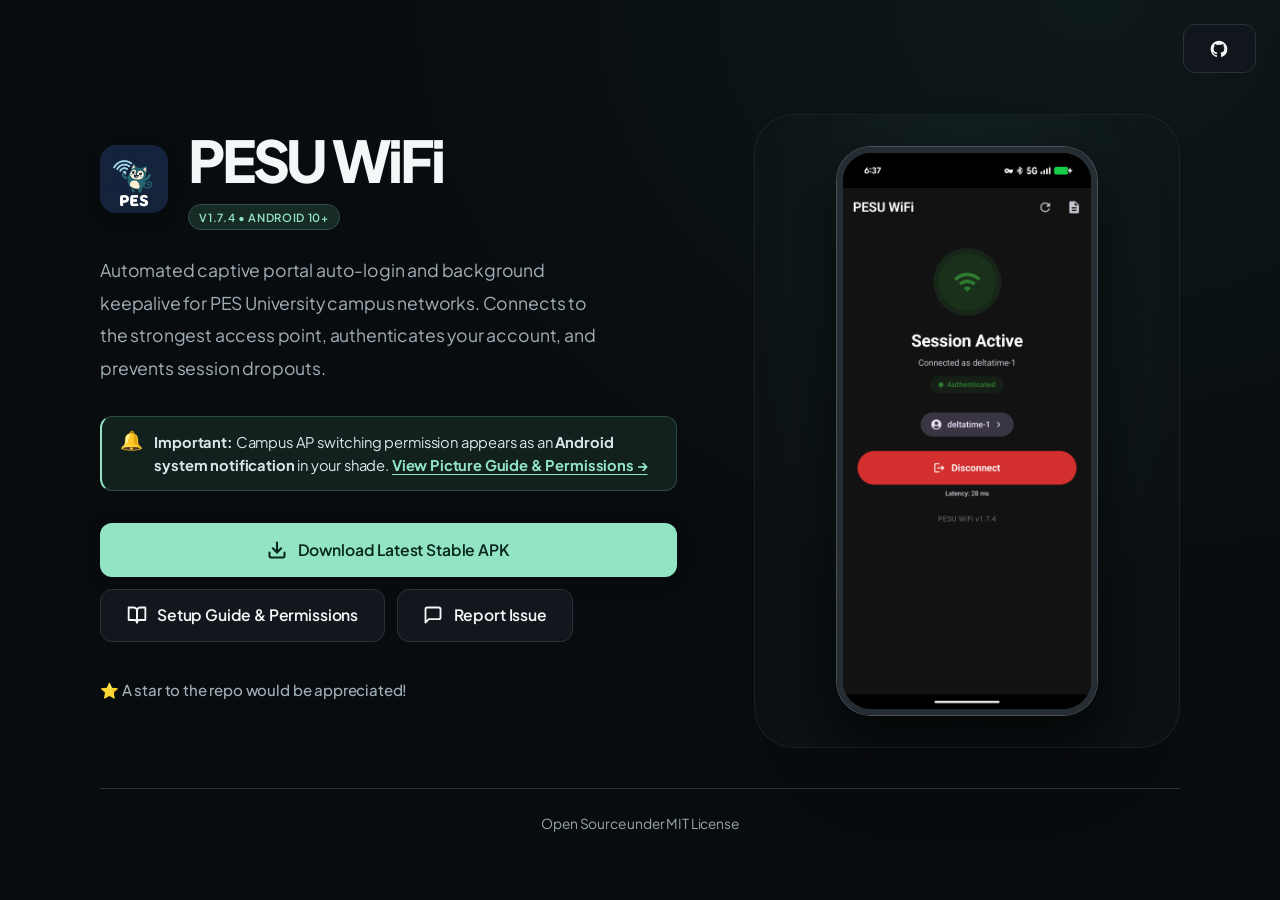
<file: website/index.html>
<!DOCTYPE html>
<html lang="en">
<head>
  <meta charset="UTF-8">
  <meta name="viewport" content="width=device-width, initial-scale=1.0">
  <meta name="description" content="PESU WiFi — Automated captive portal auto-login and background keepalive for PES University campus Wi-Fi.">
  <meta name="theme-color" content="#090c0f">

  <title>PESU WiFi for Android</title>

  <link rel="icon" type="image/svg+xml" href="./assets/icon.svg">
  <link rel="preconnect" href="https://fonts.googleapis.com">
  <link rel="preconnect" href="https://fonts.gstatic.com" crossorigin>
  <link href="https://fonts.googleapis.com/css2?family=Plus+Jakarta+Sans:wght@400;500;600;700;800&display=swap" rel="stylesheet">
  <link rel="stylesheet" href="./css/style.css?v=12">
</head>
<body>

  <!-- Top-Right GitHub Button -->
  <a href="https://github.com/imyash0722/pesu-wifi-android" class="btn btn-secondary top-github-btn" target="_blank" rel="noopener noreferrer" aria-label="View PESU WiFi repository on GitHub" title="View on GitHub">
    <svg width="20" height="20" viewBox="0 0 24 24" fill="currentColor" aria-hidden="true">
      <path fill-rule="evenodd" clip-rule="evenodd" d="M12 2C6.477 2 2 6.484 2 12.017c0 4.425 2.865 8.18 6.839 9.504.5.092.682-.217.682-.483 0-.237-.008-.868-.013-1.703-2.782.605-3.369-1.343-3.369-1.343-.454-1.158-1.11-1.466-1.11-1.466-.908-.62.069-.608.069-.608 1.003.07 1.53 1.032 1.53 1.032.892 1.53 2.341 1.088 2.91.832.092-.647.35-1.088.636-1.338-2.22-.253-4.555-1.113-4.555-4.951 0-1.093.39-1.988 1.029-2.688-.103-.253-.446-1.272.098-2.65 0 0 .84-.27 2.75 1.026A9.564 9.564 0 0112 6.844c.85.004 1.705.115 2.504.337 1.909-1.296 2.747-1.027 2.747-1.027.546 1.379.202 2.398.1 2.651.64.7 1.028 1.595 1.028 2.688 0 3.848-2.339 4.695-4.566 4.943.359.309.678.92.678 1.855 0 1.338-.012 2.419-.012 2.747 0 .268.18.58.688.482A10.019 10.019 0 0022 12.017C22 6.484 17.522 2 12 2z"/>
    </svg>
  </a>

  <div class="container">
    <main class="hero-layout">
      <!-- Left Column: Content & Links -->
      <section class="content">
        <div class="brand">
          <img src="./assets/icon.svg" alt="PESU WiFi Logo" class="brand-icon" width="58" height="58">
          <div>
            <h1 class="brand-title">PESU WiFi</h1>
            <span class="badge">v1.7.4 • Android 10+</span>
          </div>
        </div>

        <p class="description">
          Automated captive portal auto-login and background keepalive for PES University campus networks. Connects to the strongest access point, authenticates your account, and prevents session dropouts.
        </p>

        <div class="callout-banner">
          <span style="font-size: 1.15rem; line-height: 1; flex-shrink: 0;">🔔</span>
          <div>
            <strong>Important:</strong> Campus AP switching permission appears as an <strong>Android system notification</strong> in your shade. <a href="./instructions.html">View Picture Guide &amp; Permissions &rarr;</a>
          </div>
        </div>

        <div class="actions">
          <a href="https://github.com/imyash0722/pesu-wifi-android/releases/download/v1.7.4/pesu-wifi-v1.7.4-stable.apk" class="btn btn-primary" data-download-apk download="pesu-wifi-v1.7.4-stable.apk">
            <svg width="20" height="20" viewBox="0 0 24 24" fill="none" stroke="currentColor" stroke-width="2.5" stroke-linecap="round" stroke-linejoin="round" aria-hidden="true">
              <path d="M21 15v4a2 2 0 0 1-2 2H5a2 2 0 0 1-2-2v-4"></path>
              <polyline points="7 10 12 15 17 10"></polyline>
              <line x1="12" y1="15" x2="12" y2="3"></line>
            </svg>
            <span>Download Latest Stable APK</span>
          </a>

          <a href="./instructions.html" class="btn btn-secondary">
            <svg width="20" height="20" viewBox="0 0 24 24" fill="none" stroke="currentColor" stroke-width="2.2" stroke-linecap="round" stroke-linejoin="round" aria-hidden="true">
              <path d="M2 3h6a4 4 0 0 1 4 4v14a3 3 0 0 0-3-3H2z"></path>
              <path d="M22 3h-6a4 4 0 0 0-4 4v14a3 3 0 0 1 3-3h7z"></path>
            </svg>
            <span>Setup Guide &amp; Permissions</span>
          </a>

          <a href="./report.html" class="btn btn-secondary">
            <svg width="20" height="20" viewBox="0 0 24 24" fill="none" stroke="currentColor" stroke-width="2.2" stroke-linecap="round" stroke-linejoin="round" aria-hidden="true">
              <path d="M21 15a2 2 0 0 1-2 2H7l-4 4V5a2 2 0 0 1 2-2h14a2 2 0 0 1 2 2z"></path>
            </svg>
            <span>Report Issue</span>
          </a>
        </div>

        <p class="star-note">
          <a href="https://github.com/imyash0722/pesu-wifi-android" target="_blank" rel="noopener noreferrer">
            ⭐ A star to the repo would be appreciated!
          </a>
        </p>
      </section>

      <!-- Right Column: App Illustration -->
      <section class="preview">
        <img src="./assets/mockups/home-screen.png" alt="PESU WiFi App Interface" class="mockup device-capture" width="1080" height="2424">
      </section>
    </main>

    <footer class="footer">
      <div>Open Source under MIT License</div>
    </footer>
  </div>

  <script>
    // Directly download the latest stable APK asset
    (function() {
      fetch("https://api.github.com/repos/imyash0722/pesu-wifi-android/releases/latest")
        .then(function(res) { return res.json(); })
        .then(function(data) {
          if (data && Array.isArray(data.assets)) {
            var stableAsset = data.assets.find(function(a) {
              return a.name.endsWith("-stable.apk") || a.name === "app-stable-release.apk" || a.name.includes("stable");
            });
            if (stableAsset && stableAsset.browser_download_url) {
              var btn = document.querySelector('[data-download-apk]');
              if (btn) {
                btn.href = stableAsset.browser_download_url;
                btn.setAttribute('download', stableAsset.name);
              }
            }
          }
        })
        .catch(function() {});
    })();
  </script>
</body>
</html>
</file>
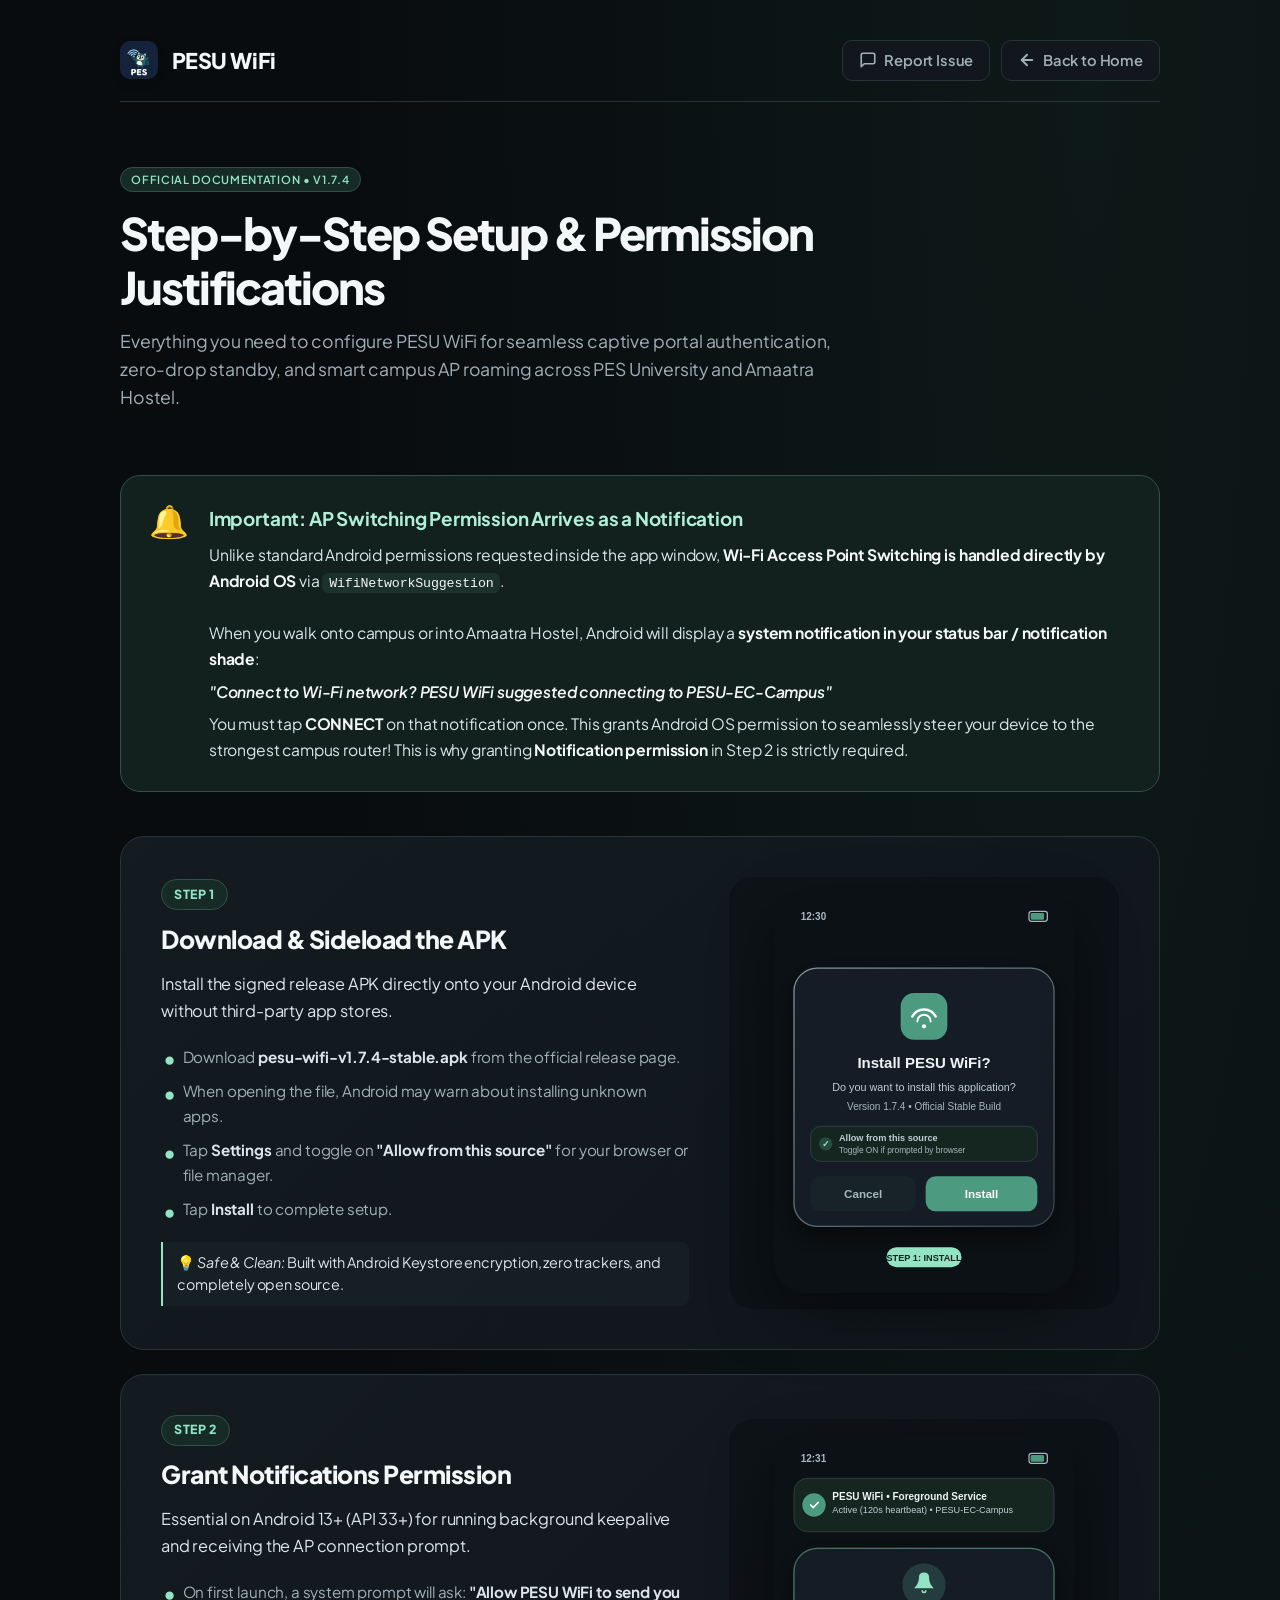
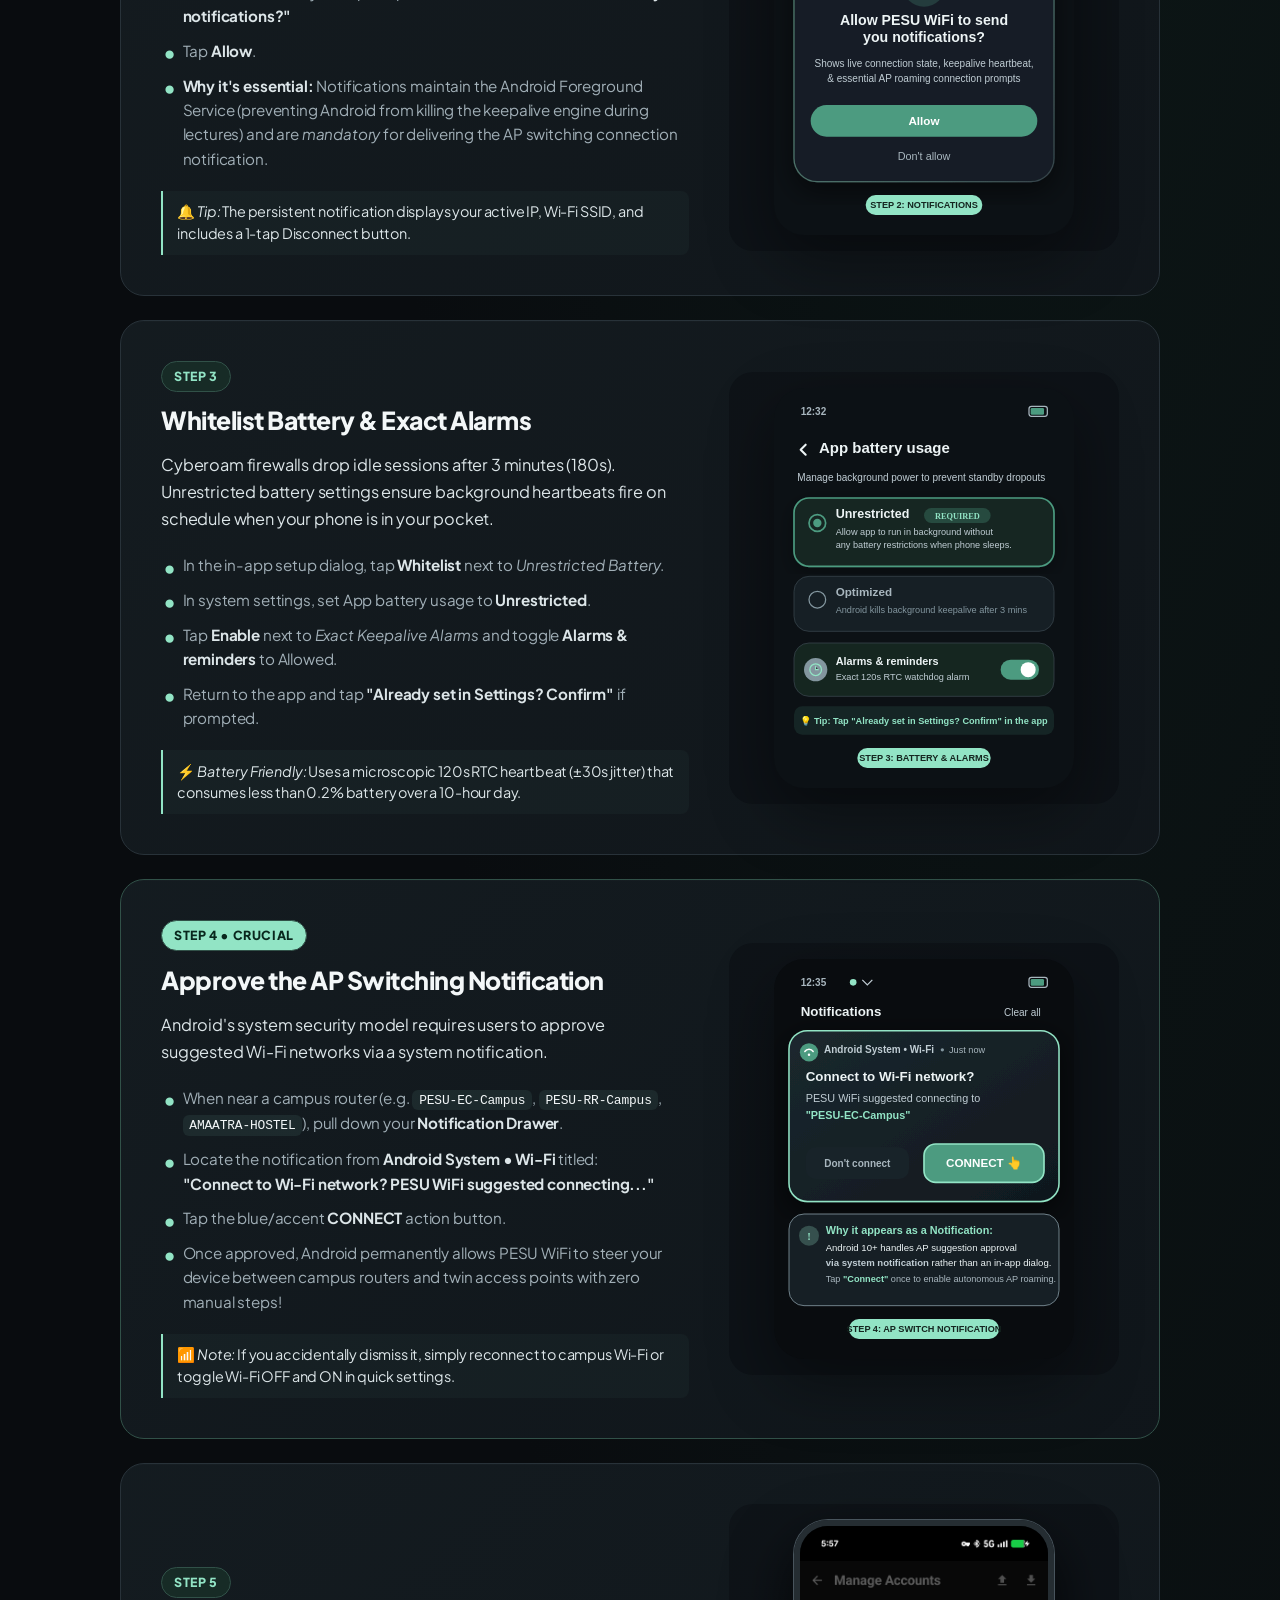
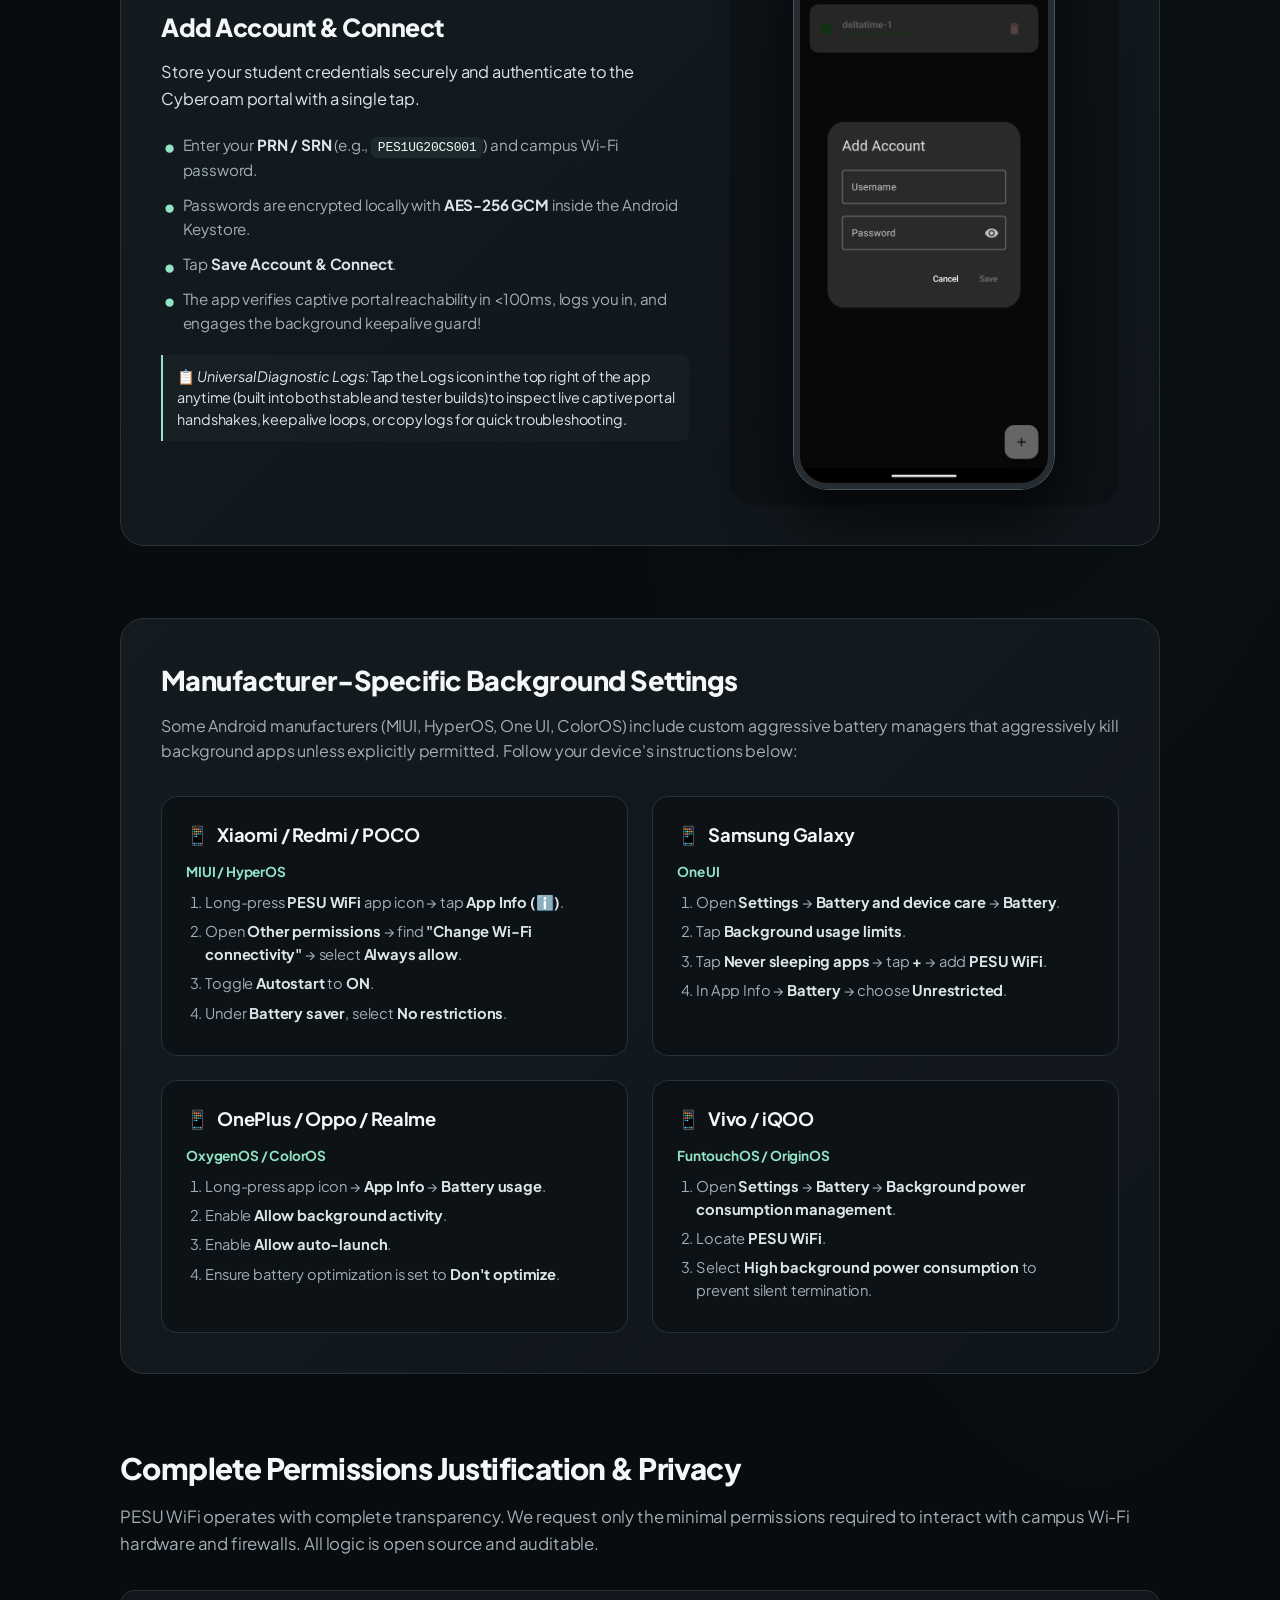
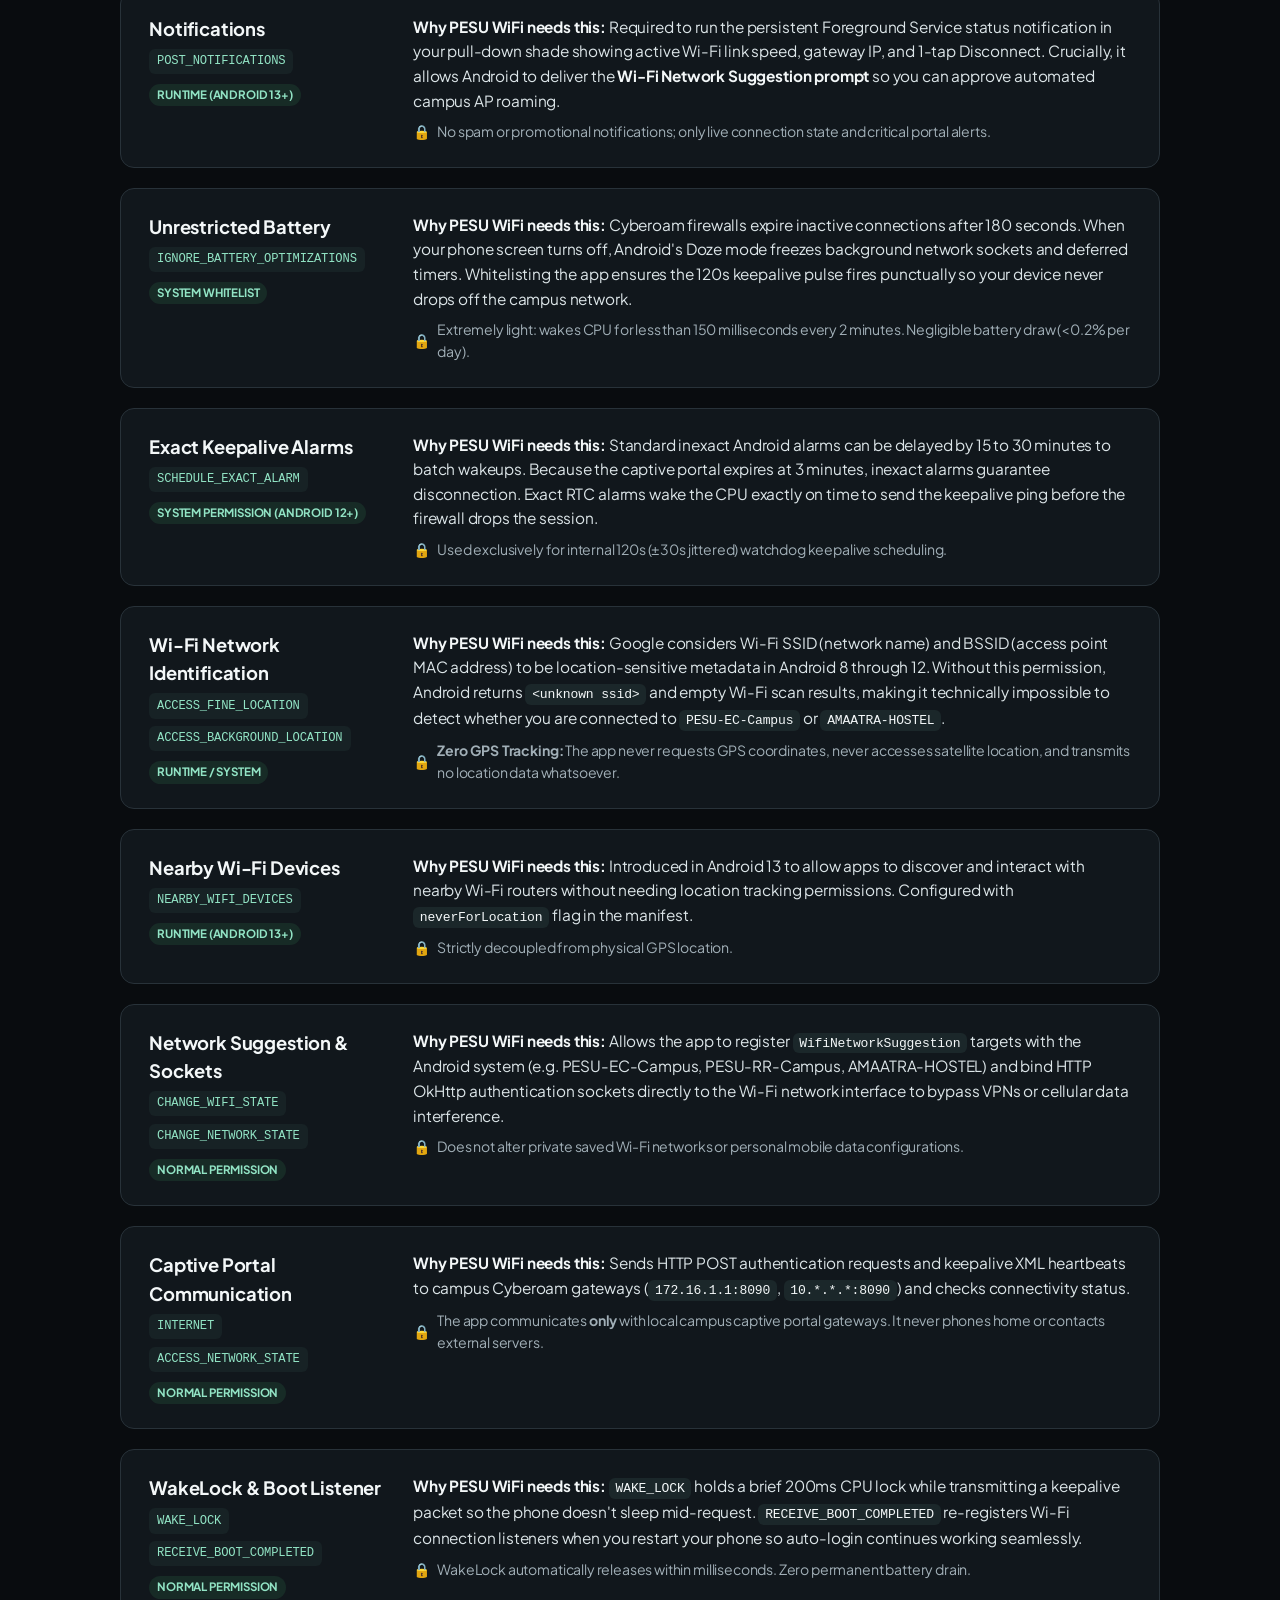
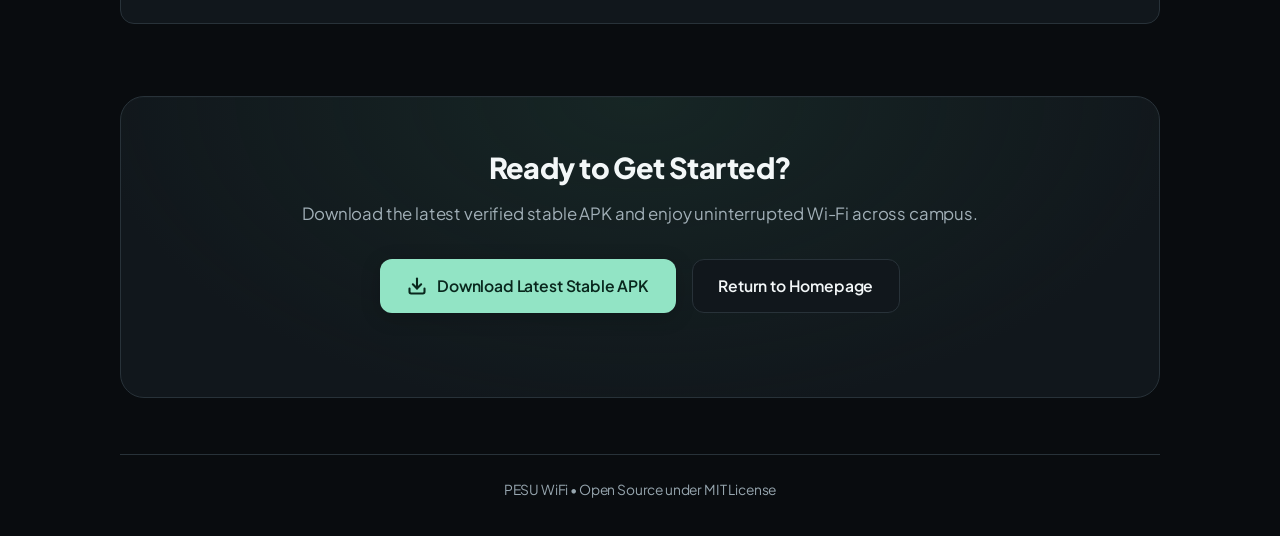
<file: website/instructions.html>
<!DOCTYPE html>
<html lang="en">
<head>
  <meta charset="UTF-8">
  <meta name="viewport" content="width=device-width, initial-scale=1.0">
  <meta name="description" content="Step-by-step setup guide, AP switching instructions, and permission justifications for PESU WiFi on Android.">
  <meta name="theme-color" content="#090c0f">

  <title>Setup Guide &amp; Permissions — PESU WiFi</title>

  <link rel="icon" type="image/svg+xml" href="./assets/icon.svg">
  <link rel="preconnect" href="https://fonts.googleapis.com">
  <link rel="preconnect" href="https://fonts.gstatic.com" crossorigin>
  <link href="https://fonts.googleapis.com/css2?family=Plus+Jakarta+Sans:wght@400;500;600;700;800&display=swap" rel="stylesheet">
  <link rel="stylesheet" href="./css/style.css?v=12">
</head>
<body>

  <div class="guide-container">
    
    <!-- Top Navigation -->
    <nav class="nav-bar">
      <a href="./index.html" class="nav-brand">
        <img src="./assets/icon.svg" alt="PESU WiFi Logo" width="38" height="38">
        <span>PESU WiFi</span>
      </a>
      <div class="nav-links">
        <a href="./report.html" class="nav-back-link">
          <svg width="18" height="18" viewBox="0 0 24 24" fill="none" stroke="currentColor" stroke-width="2.2" stroke-linecap="round" stroke-linejoin="round">
            <path d="M21 15a2 2 0 0 1-2 2H7l-4 4V5a2 2 0 0 1 2-2h14a2 2 0 0 1 2 2z"></path>
          </svg>
          <span>Report Issue</span>
        </a>
        <a href="./index.html" class="nav-back-link">
          <svg width="18" height="18" viewBox="0 0 24 24" fill="none" stroke="currentColor" stroke-width="2.5" stroke-linecap="round" stroke-linejoin="round">
            <line x1="19" y1="12" x2="5" y2="12"></line>
            <polyline points="12 19 5 12 12 5"></polyline>
          </svg>
          <span>Back to Home</span>
        </a>
      </div>
    </nav>

    <!-- Header -->
    <header class="guide-header">
      <span class="badge" style="margin-bottom: 0.85rem;">Official Documentation • v1.7.4</span>
      <h1>Step-by-Step Setup &amp; Permission Justifications</h1>
      <p>
        Everything you need to configure PESU WiFi for seamless captive portal authentication, zero-drop standby, and smart campus AP roaming across PES University and Amaatra Hostel.
      </p>
    </header>

    <!-- CRITICAL CALLOUT: AP SWITCHING PERMISSION ARRIVES AS NOTIFICATION -->
    <aside class="notice-card" role="alert">
      <div class="notice-icon">🔔</div>
      <div>
        <h2 class="notice-title">Important: AP Switching Permission Arrives as a Notification</h2>
        <div class="notice-body">
          Unlike standard Android permissions requested inside the app window, <strong>Wi-Fi Access Point Switching is handled directly by Android OS</strong> via <code>WifiNetworkSuggestion</code>.<br><br>
          When you walk onto campus or into Amaatra Hostel, Android will display a <strong>system notification in your status bar / notification shade</strong>:
          <br>
          <em style="display:inline-block; margin: 0.4rem 0; font-weight:600; color:var(--brand-title);">"Connect to Wi-Fi network? PESU WiFi suggested connecting to PESU-EC-Campus"</em>
          <br>
          You must tap <strong>CONNECT</strong> on that notification once. This grants Android OS permission to seamlessly steer your device to the strongest campus router! 
          This is why granting <strong>Notification permission</strong> in Step 2 is strictly required.
        </div>
      </div>
    </aside>

    <!-- STEP-BY-STEP VISUAL INSTRUCTIONS -->
    <section class="steps-section" aria-label="Installation and Setup Steps">
      
      <!-- Step 1: Install -->
      <article class="step-item">
        <div class="step-content">
          <span class="step-badge">Step 1</span>
          <h2 class="step-title">Download &amp; Sideload the APK</h2>
          <p class="step-desc">
            Install the signed release APK directly onto your Android device without third-party app stores.
          </p>
          <ul class="step-list">
            <li>Download <strong>pesu-wifi-v1.7.4-stable.apk</strong> from the official release page.</li>
            <li>When opening the file, Android may warn about installing unknown apps.</li>
            <li>Tap <strong>Settings</strong> and toggle on <strong>"Allow from this source"</strong> for your browser or file manager.</li>
            <li>Tap <strong>Install</strong> to complete setup.</li>
          </ul>
          <div class="step-tip">
            💡 <em>Safe &amp; Clean:</em> Built with Android Keystore encryption, zero trackers, and completely open source.
          </div>
        </div>
        <div class="step-mockup">
          <img src="./assets/mockups/step-install.svg" alt="Illustration of Step 1 APK Installation dialog" width="340" height="450" loading="lazy">
        </div>
      </article>

      <!-- Step 2: Notifications -->
      <article class="step-item">
        <div class="step-content">
          <span class="step-badge">Step 2</span>
          <h2 class="step-title">Grant Notifications Permission</h2>
          <p class="step-desc">
            Essential on Android 13+ (API 33+) for running background keepalive and receiving the AP connection prompt.
          </p>
          <ul class="step-list">
            <li>On first launch, a system prompt will ask: <strong>"Allow PESU WiFi to send you notifications?"</strong></li>
            <li>Tap <strong>Allow</strong>.</li>
            <li><strong>Why it's essential:</strong> Notifications maintain the Android Foreground Service (preventing Android from killing the keepalive engine during lectures) and are <em>mandatory</em> for delivering the AP switching connection notification.</li>
          </ul>
          <div class="step-tip">
            🔔 <em>Tip:</em> The persistent notification displays your active IP, Wi-Fi SSID, and includes a 1-tap Disconnect button.
          </div>
        </div>
        <div class="step-mockup">
          <img src="./assets/mockups/step-notification.svg" alt="Illustration of Step 2 Notification Permission prompt" width="340" height="450" loading="lazy">
        </div>
      </article>

      <!-- Step 3: Battery & Alarms -->
      <article class="step-item">
        <div class="step-content">
          <span class="step-badge">Step 3</span>
          <h2 class="step-title">Whitelist Battery &amp; Exact Alarms</h2>
          <p class="step-desc">
            Cyberoam firewalls drop idle sessions after 3 minutes (180s). Unrestricted battery settings ensure background heartbeats fire on schedule when your phone is in your pocket.
          </p>
          <ul class="step-list">
            <li>In the in-app setup dialog, tap <strong>Whitelist</strong> next to <em>Unrestricted Battery</em>.</li>
            <li>In system settings, set App battery usage to <strong>Unrestricted</strong>.</li>
            <li>Tap <strong>Enable</strong> next to <em>Exact Keepalive Alarms</em> and toggle <strong>Alarms &amp; reminders</strong> to Allowed.</li>
            <li>Return to the app and tap <strong>"Already set in Settings? Confirm"</strong> if prompted.</li>
          </ul>
          <div class="step-tip">
            ⚡ <em>Battery Friendly:</em> Uses a microscopic 120s RTC heartbeat (&plusmn;30s jitter) that consumes less than 0.2% battery over a 10-hour day.
          </div>
        </div>
        <div class="step-mockup">
          <img src="./assets/mockups/step-battery.svg" alt="Illustration of Step 3 Battery Optimization and Exact Alarms settings" width="340" height="450" loading="lazy">
        </div>
      </article>

      <!-- Step 4: AP Switching Notification -->
      <article class="step-item step-crucial">
        <div class="step-content">
          <span class="step-badge">Step 4 • Crucial</span>
          <h2 class="step-title">Approve the AP Switching Notification</h2>
          <p class="step-desc">
            Android's system security model requires users to approve suggested Wi-Fi networks via a system notification.
          </p>
          <ul class="step-list">
            <li>When near a campus router (e.g. <code>PESU-EC-Campus</code>, <code>PESU-RR-Campus</code>, <code>AMAATRA-HOSTEL</code>), pull down your <strong>Notification Drawer</strong>.</li>
            <li>Locate the notification from <strong>Android System • Wi-Fi</strong> titled: <br><strong>"Connect to Wi-Fi network? PESU WiFi suggested connecting..."</strong></li>
            <li>Tap the blue/accent <strong>CONNECT</strong> action button.</li>
            <li>Once approved, Android permanently allows PESU WiFi to steer your device between campus routers and twin access points with zero manual steps!</li>
          </ul>
          <div class="step-tip">
            📶 <em>Note:</em> If you accidentally dismiss it, simply reconnect to campus Wi-Fi or toggle Wi-Fi OFF and ON in quick settings.
          </div>
        </div>
        <div class="step-mockup">
          <img src="./assets/mockups/step-ap-notification.svg" alt="Illustration of Step 4 Android System Notification for Wi-Fi Suggestion" width="340" height="450" loading="lazy">
        </div>
      </article>

      <!-- Step 5: Account & Connect -->
      <article class="step-item">
        <div class="step-content">
          <span class="step-badge">Step 5</span>
          <h2 class="step-title">Add Account &amp; Connect</h2>
          <p class="step-desc">
            Store your student credentials securely and authenticate to the Cyberoam portal with a single tap.
          </p>
          <ul class="step-list">
            <li>Enter your <strong>PRN / SRN</strong> (e.g., <code>PES1UG20CS001</code>) and campus Wi-Fi password.</li>
            <li>Passwords are encrypted locally with <strong>AES-256 GCM</strong> inside the Android Keystore.</li>
            <li>Tap <strong>Save Account &amp; Connect</strong>.</li>
            <li>The app verifies captive portal reachability in &lt;100ms, logs you in, and engages the background keepalive guard!</li>
          </ul>
          <div class="step-tip">
            📋 <em>Universal Diagnostic Logs:</em> Tap the Logs icon in the top right of the app anytime (built into both stable and tester builds) to inspect live captive portal handshakes, keepalive loops, or copy logs for quick troubleshooting.
          </div>
        </div>
        <div class="step-mockup">
          <img src="./assets/mockups/step-account.png" alt="PESU WiFi Add Account dialog captured on Android" class="device-capture" width="1080" height="2424" loading="lazy">
        </div>
      </article>

    </section>

    <!-- OEM BRAND SPECIFIC SETTINGS -->
    <section class="oem-section">
      <h2>Manufacturer-Specific Background Settings</h2>
      <p>
        Some Android manufacturers (MIUI, HyperOS, One UI, ColorOS) include custom aggressive battery managers that aggressively kill background apps unless explicitly permitted. Follow your device's instructions below:
      </p>

      <div class="oem-grid">
        <!-- Xiaomi -->
        <div class="oem-card">
          <h3 class="oem-brand-title">
            <span>📱</span> Xiaomi / Redmi / POCO
          </h3>
          <p style="font-size:0.85rem; color:var(--btn-primary-bg); font-weight:700; margin-bottom:0.5rem;">MIUI / HyperOS</p>
          <ol>
            <li>Long-press <strong>PESU WiFi</strong> app icon &rarr; tap <strong>App Info (ℹ️)</strong>.</li>
            <li>Open <strong>Other permissions</strong> &rarr; find <strong>"Change Wi-Fi connectivity"</strong> &rarr; select <strong>Always allow</strong>.</li>
            <li>Toggle <strong>Autostart</strong> to <strong>ON</strong>.</li>
            <li>Under <strong>Battery saver</strong>, select <strong>No restrictions</strong>.</li>
          </ol>
        </div>

        <!-- Samsung -->
        <div class="oem-card">
          <h3 class="oem-brand-title">
            <span>📱</span> Samsung Galaxy
          </h3>
          <p style="font-size:0.85rem; color:var(--btn-primary-bg); font-weight:700; margin-bottom:0.5rem;">One UI</p>
          <ol>
            <li>Open <strong>Settings</strong> &rarr; <strong>Battery and device care</strong> &rarr; <strong>Battery</strong>.</li>
            <li>Tap <strong>Background usage limits</strong>.</li>
            <li>Tap <strong>Never sleeping apps</strong> &rarr; tap <strong>+</strong> &rarr; add <strong>PESU WiFi</strong>.</li>
            <li>In App Info &rarr; <strong>Battery</strong> &rarr; choose <strong>Unrestricted</strong>.</li>
          </ol>
        </div>

        <!-- OnePlus / Oppo / Realme -->
        <div class="oem-card">
          <h3 class="oem-brand-title">
            <span>📱</span> OnePlus / Oppo / Realme
          </h3>
          <p style="font-size:0.85rem; color:var(--btn-primary-bg); font-weight:700; margin-bottom:0.5rem;">OxygenOS / ColorOS</p>
          <ol>
            <li>Long-press app icon &rarr; <strong>App Info</strong> &rarr; <strong>Battery usage</strong>.</li>
            <li>Enable <strong>Allow background activity</strong>.</li>
            <li>Enable <strong>Allow auto-launch</strong>.</li>
            <li>Ensure battery optimization is set to <strong>Don't optimize</strong>.</li>
          </ol>
        </div>

        <!-- Vivo / iQOO -->
        <div class="oem-card">
          <h3 class="oem-brand-title">
            <span>📱</span> Vivo / iQOO
          </h3>
          <p style="font-size:0.85rem; color:var(--btn-primary-bg); font-weight:700; margin-bottom:0.5rem;">FuntouchOS / OriginOS</p>
          <ol>
            <li>Open <strong>Settings</strong> &rarr; <strong>Battery</strong> &rarr; <strong>Background power consumption management</strong>.</li>
            <li>Locate <strong>PESU WiFi</strong>.</li>
            <li>Select <strong>High background power consumption</strong> to prevent silent termination.</li>
          </ol>
        </div>
      </div>
    </section>

    <!-- COMPREHENSIVE PERMISSIONS JUSTIFICATION -->
    <section class="permissions-section">
      <h2>Complete Permissions Justification &amp; Privacy</h2>
      <p class="permissions-intro">
        PESU WiFi operates with complete transparency. We request only the minimal permissions required to interact with campus Wi-Fi hardware and firewalls. All logic is open source and auditable.
      </p>

      <div class="permissions-grid">
        
        <!-- POST_NOTIFICATIONS -->
        <div class="perm-card">
          <div class="perm-header">
            <span class="perm-name">Notifications</span>
            <code class="perm-constant">POST_NOTIFICATIONS</code>
            <span class="perm-type-badge">Runtime (Android 13+)</span>
          </div>
          <div>
            <div class="perm-justification">
              <strong>Why PESU WiFi needs this:</strong>
              Required to run the persistent Foreground Service status notification in your pull-down shade showing active Wi-Fi link speed, gateway IP, and 1-tap Disconnect. Crucially, it allows Android to deliver the <strong>Wi-Fi Network Suggestion prompt</strong> so you can approve automated campus AP roaming.
            </div>
            <div class="perm-privacy">
              <span class="perm-privacy-icon">🔒</span>
              <span>No spam or promotional notifications; only live connection state and critical portal alerts.</span>
            </div>
          </div>
        </div>

        <!-- REQUEST_IGNORE_BATTERY_OPTIMIZATIONS -->
        <div class="perm-card">
          <div class="perm-header">
            <span class="perm-name">Unrestricted Battery</span>
            <code class="perm-constant">IGNORE_BATTERY_OPTIMIZATIONS</code>
            <span class="perm-type-badge">System Whitelist</span>
          </div>
          <div>
            <div class="perm-justification">
              <strong>Why PESU WiFi needs this:</strong>
              Cyberoam firewalls expire inactive connections after 180 seconds. When your phone screen turns off, Android's Doze mode freezes background network sockets and deferred timers. Whitelisting the app ensures the 120s keepalive pulse fires punctually so your device never drops off the campus network.
            </div>
            <div class="perm-privacy">
              <span class="perm-privacy-icon">🔒</span>
              <span>Extremely light: wakes CPU for less than 150 milliseconds every 2 minutes. Negligible battery draw (&lt;0.2% per day).</span>
            </div>
          </div>
        </div>

        <!-- SCHEDULE_EXACT_ALARM -->
        <div class="perm-card">
          <div class="perm-header">
            <span class="perm-name">Exact Keepalive Alarms</span>
            <code class="perm-constant">SCHEDULE_EXACT_ALARM</code>
            <span class="perm-type-badge">System Permission (Android 12+)</span>
          </div>
          <div>
            <div class="perm-justification">
              <strong>Why PESU WiFi needs this:</strong>
              Standard inexact Android alarms can be delayed by 15 to 30 minutes to batch wakeups. Because the captive portal expires at 3 minutes, inexact alarms guarantee disconnection. Exact RTC alarms wake the CPU exactly on time to send the keepalive ping before the firewall drops the session.
            </div>
            <div class="perm-privacy">
              <span class="perm-privacy-icon">🔒</span>
              <span>Used exclusively for internal 120s (&plusmn;30s jittered) watchdog keepalive scheduling.</span>
            </div>
          </div>
        </div>

        <!-- LOCATION (FINE, COARSE, BACKGROUND) -->
        <div class="perm-card">
          <div class="perm-header">
            <span class="perm-name">Wi-Fi Network Identification</span>
            <code class="perm-constant">ACCESS_FINE_LOCATION</code>
            <code class="perm-constant" style="margin-top:2px;">ACCESS_BACKGROUND_LOCATION</code>
            <span class="perm-type-badge">Runtime / System</span>
          </div>
          <div>
            <div class="perm-justification">
              <strong>Why PESU WiFi needs this:</strong>
              Google considers Wi-Fi SSID (network name) and BSSID (access point MAC address) to be location-sensitive metadata in Android 8 through 12. Without this permission, Android returns <code>&lt;unknown ssid&gt;</code> and empty Wi-Fi scan results, making it technically impossible to detect whether you are connected to <code>PESU-EC-Campus</code> or <code>AMAATRA-HOSTEL</code>.
            </div>
            <div class="perm-privacy">
              <span class="perm-privacy-icon">🔒</span>
              <span><strong>Zero GPS Tracking:</strong> The app never requests GPS coordinates, never accesses satellite location, and transmits no location data whatsoever.</span>
            </div>
          </div>
        </div>

        <!-- NEARBY_WIFI_DEVICES -->
        <div class="perm-card">
          <div class="perm-header">
            <span class="perm-name">Nearby Wi-Fi Devices</span>
            <code class="perm-constant">NEARBY_WIFI_DEVICES</code>
            <span class="perm-type-badge">Runtime (Android 13+)</span>
          </div>
          <div>
            <div class="perm-justification">
              <strong>Why PESU WiFi needs this:</strong>
              Introduced in Android 13 to allow apps to discover and interact with nearby Wi-Fi routers without needing location tracking permissions. Configured with <code>neverForLocation</code> flag in the manifest.
            </div>
            <div class="perm-privacy">
              <span class="perm-privacy-icon">🔒</span>
              <span>Strictly decoupled from physical GPS location.</span>
            </div>
          </div>
        </div>

        <!-- CHANGE_WIFI_STATE / CHANGE_NETWORK_STATE -->
        <div class="perm-card">
          <div class="perm-header">
            <span class="perm-name">Network Suggestion &amp; Sockets</span>
            <code class="perm-constant">CHANGE_WIFI_STATE</code>
            <code class="perm-constant" style="margin-top:2px;">CHANGE_NETWORK_STATE</code>
            <span class="perm-type-badge">Normal Permission</span>
          </div>
          <div>
            <div class="perm-justification">
              <strong>Why PESU WiFi needs this:</strong>
              Allows the app to register <code>WifiNetworkSuggestion</code> targets with the Android system (e.g. PESU-EC-Campus, PESU-RR-Campus, AMAATRA-HOSTEL) and bind HTTP OkHttp authentication sockets directly to the Wi-Fi network interface to bypass VPNs or cellular data interference.
            </div>
            <div class="perm-privacy">
              <span class="perm-privacy-icon">🔒</span>
              <span>Does not alter private saved Wi-Fi networks or personal mobile data configurations.</span>
            </div>
          </div>
        </div>

        <!-- INTERNET & NETWORK STATE -->
        <div class="perm-card">
          <div class="perm-header">
            <span class="perm-name">Captive Portal Communication</span>
            <code class="perm-constant">INTERNET</code>
            <code class="perm-constant" style="margin-top:2px;">ACCESS_NETWORK_STATE</code>
            <span class="perm-type-badge">Normal Permission</span>
          </div>
          <div>
            <div class="perm-justification">
              <strong>Why PESU WiFi needs this:</strong>
              Sends HTTP POST authentication requests and keepalive XML heartbeats to campus Cyberoam gateways (<code>172.16.1.1:8090</code>, <code>10.*.*.*:8090</code>) and checks connectivity status.
            </div>
            <div class="perm-privacy">
              <span class="perm-privacy-icon">🔒</span>
              <span>The app communicates <strong>only</strong> with local campus captive portal gateways. It never phones home or contacts external servers.</span>
            </div>
          </div>
        </div>

        <!-- WAKE_LOCK & BOOT_COMPLETED -->
        <div class="perm-card">
          <div class="perm-header">
            <span class="perm-name">WakeLock &amp; Boot Listener</span>
            <code class="perm-constant">WAKE_LOCK</code>
            <code class="perm-constant" style="margin-top:2px;">RECEIVE_BOOT_COMPLETED</code>
            <span class="perm-type-badge">Normal Permission</span>
          </div>
          <div>
            <div class="perm-justification">
              <strong>Why PESU WiFi needs this:</strong>
              <code>WAKE_LOCK</code> holds a brief 200ms CPU lock while transmitting a keepalive packet so the phone doesn't sleep mid-request. <code>RECEIVE_BOOT_COMPLETED</code> re-registers Wi-Fi connection listeners when you restart your phone so auto-login continues working seamlessly.
            </div>
            <div class="perm-privacy">
              <span class="perm-privacy-icon">🔒</span>
              <span>WakeLock automatically releases within milliseconds. Zero permanent battery drain.</span>
            </div>
          </div>
        </div>

      </div>
    </section>

    <!-- CALL TO ACTION & FOOTER -->
    <section class="guide-cta">
      <h2>Ready to Get Started?</h2>
      <p>Download the latest verified stable APK and enjoy uninterrupted Wi-Fi across campus.</p>
      
      <div class="actions">
        <a href="https://github.com/imyash0722/pesu-wifi-android/releases/download/v1.7.4/pesu-wifi-v1.7.4-stable.apk" class="btn btn-primary" data-download-apk download="pesu-wifi-v1.7.4-stable.apk">
          <svg width="20" height="20" viewBox="0 0 24 24" fill="none" stroke="currentColor" stroke-width="2.5" stroke-linecap="round" stroke-linejoin="round">
            <path d="M21 15v4a2 2 0 0 1-2 2H5a2 2 0 0 1-2-2v-4"></path>
            <polyline points="7 10 12 15 17 10"></polyline>
            <line x1="12" y1="15" x2="12" y2="3"></line>
          </svg>
          <span>Download Latest Stable APK</span>
        </a>

        <a href="./index.html" class="btn btn-secondary">
          <span>Return to Homepage</span>
        </a>
      </div>
    </section>

    <!-- Footer -->
    <footer class="footer">
      <div>
        <span>PESU WiFi • Open Source under MIT License</span>
      </div>
    </footer>

  </div>

  <script>
    // Directly download the latest stable APK asset
    (function() {
      fetch("https://api.github.com/repos/imyash0722/pesu-wifi-android/releases/latest")
        .then(function(res) { return res.json(); })
        .then(function(data) {
          if (data && Array.isArray(data.assets)) {
            var stableAsset = data.assets.find(function(a) {
              return a.name.endsWith("-stable.apk") || a.name === "app-stable-release.apk" || a.name.includes("stable");
            });
            if (stableAsset && stableAsset.browser_download_url) {
              var btn = document.querySelector('[data-download-apk]');
              if (btn) {
                btn.href = stableAsset.browser_download_url;
                btn.setAttribute('download', stableAsset.name);
              }
            }
          }
        })
        .catch(function() {});
    })();
  </script>
</body>
</html>
</file>
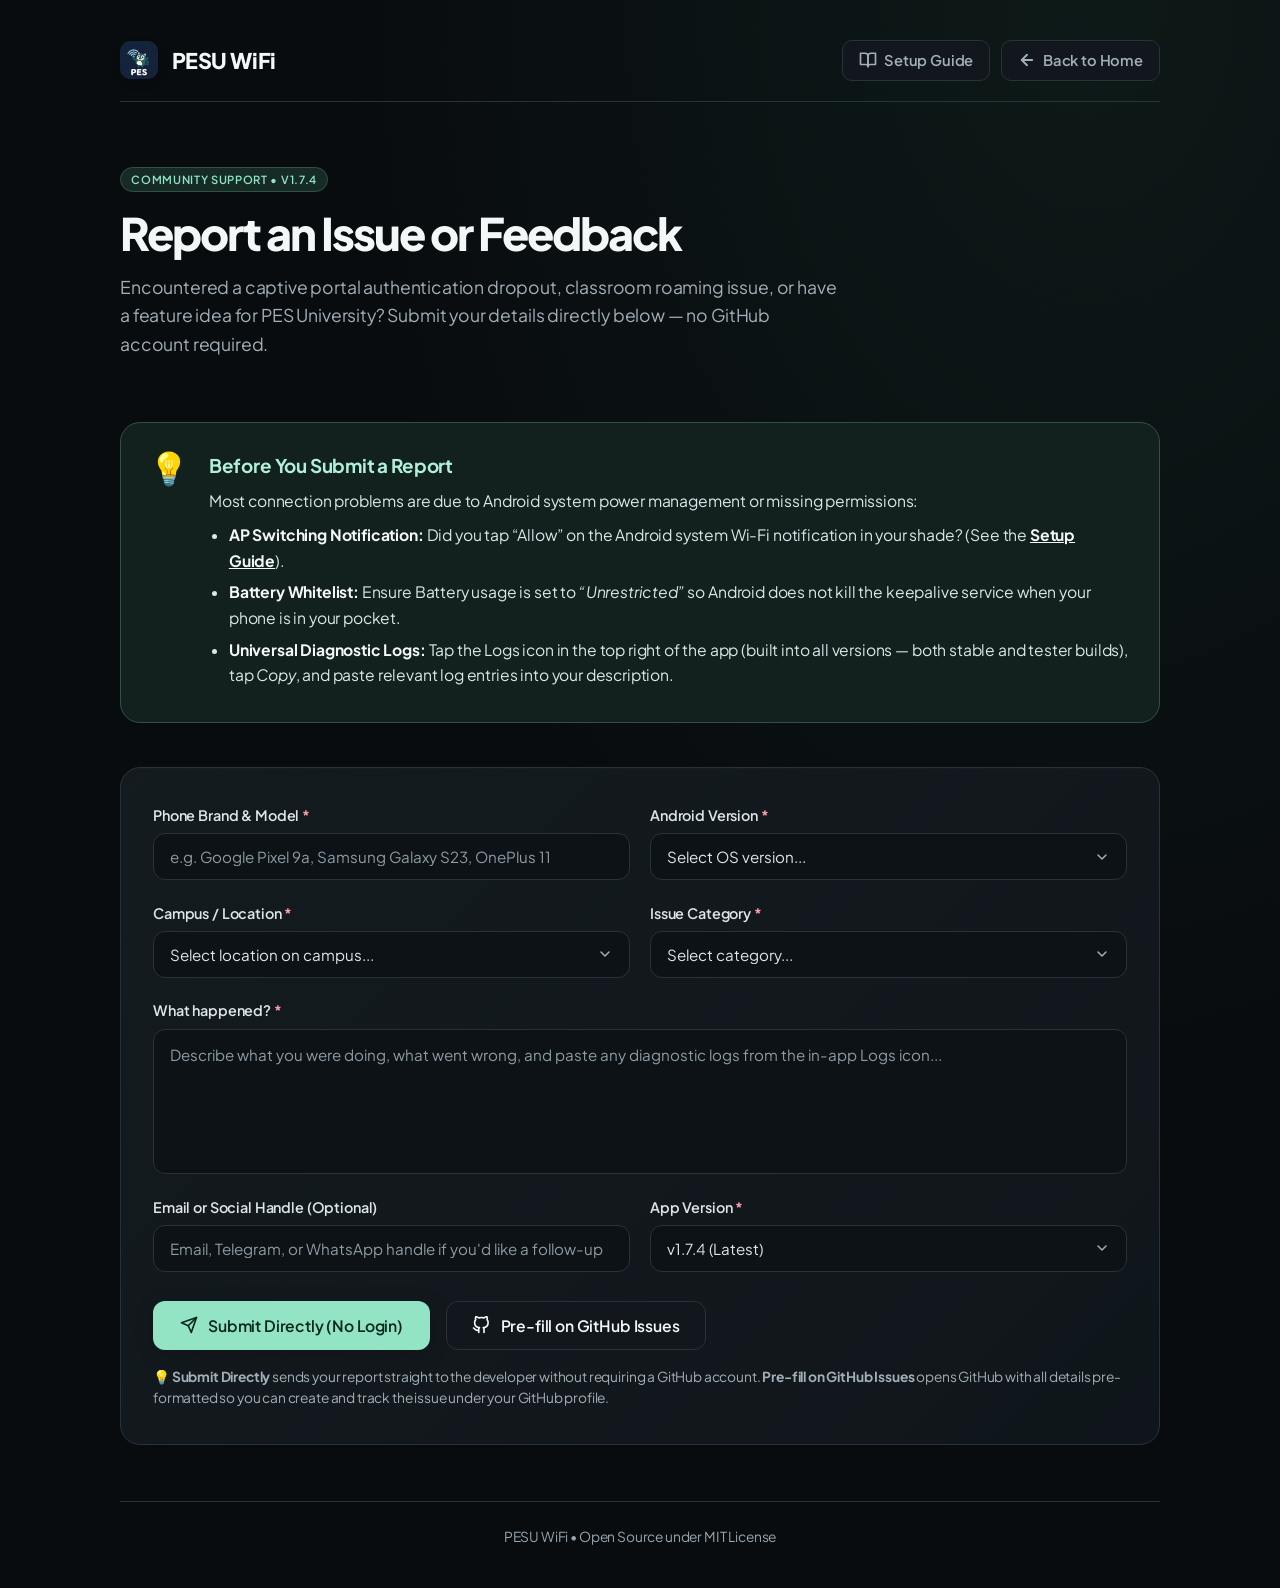
<file: website/report.html>
<!DOCTYPE html>
<html lang="en">
<head>
  <meta charset="UTF-8">
  <meta name="viewport" content="width=device-width, initial-scale=1.0">
  <meta name="description" content="Report captive portal connection issues, Wi-Fi keepalive dropouts, or suggest features for PESU WiFi on Android.">
  <meta name="theme-color" content="#090c0f">

  <title>Report an Issue &amp; Feedback — PESU WiFi</title>

  <link rel="icon" type="image/svg+xml" href="./assets/icon.svg">
  <link rel="preconnect" href="https://fonts.googleapis.com">
  <link rel="preconnect" href="https://fonts.gstatic.com" crossorigin>
  <link href="https://fonts.googleapis.com/css2?family=Plus+Jakarta+Sans:wght@400;500;600;700;800&display=swap" rel="stylesheet">
  <link rel="stylesheet" href="./css/style.css?v=12">
</head>
<body>

  <div class="guide-container">

    <!-- Top Navigation -->
    <nav class="nav-bar">
      <a href="./index.html" class="nav-brand">
        <img src="./assets/icon.svg" alt="PESU WiFi Logo" width="38" height="38">
        <span>PESU WiFi</span>
      </a>
      <div class="nav-links">
        <a href="./instructions.html" class="nav-back-link">
          <svg width="18" height="18" viewBox="0 0 24 24" fill="none" stroke="currentColor" stroke-width="2.2" stroke-linecap="round" stroke-linejoin="round">
            <path d="M2 3h6a4 4 0 0 1 4 4v14a3 3 0 0 0-3-3H2z"></path>
            <path d="M22 3h-6a4 4 0 0 0-4 4v14a3 3 0 0 1 3-3h7z"></path>
          </svg>
          <span>Setup Guide</span>
        </a>
        <a href="./index.html" class="nav-back-link">
          <svg width="18" height="18" viewBox="0 0 24 24" fill="none" stroke="currentColor" stroke-width="2.5" stroke-linecap="round" stroke-linejoin="round">
            <line x1="19" y1="12" x2="5" y2="12"></line>
            <polyline points="12 19 5 12 12 5"></polyline>
          </svg>
          <span>Back to Home</span>
        </a>
      </div>
    </nav>

    <!-- Header -->
    <header class="guide-header">
      <span class="badge" style="margin-bottom: 0.85rem;">Community Support • v1.7.4</span>
      <h1>Report an Issue or Feedback</h1>
      <p>
        Encountered a captive portal authentication dropout, classroom roaming issue, or have a feature idea for PES University? Submit your details directly below — no GitHub account required.
      </p>
    </header>

    <!-- Quick Checklist / Tip Card -->
    <aside class="notice-card" role="complementary">
      <div class="notice-icon">💡</div>
      <div>
        <h2 class="notice-title">Before You Submit a Report</h2>
        <div class="notice-body">
          Most connection problems are due to Android system power management or missing permissions:
          <ul>
            <li><strong>AP Switching Notification:</strong> Did you tap &ldquo;Allow&rdquo; on the Android system Wi-Fi notification in your shade? (See the <a href="./instructions.html" style="color: var(--brand-title); font-weight: 700; text-decoration: underline;">Setup Guide</a>).</li>
            <li><strong>Battery Whitelist:</strong> Ensure Battery usage is set to <em>&ldquo;Unrestricted&rdquo;</em> so Android does not kill the keepalive service when your phone is in your pocket.</li>
            <li><strong>Universal Diagnostic Logs:</strong> Tap the Logs icon in the top right of the app (built into all versions — both stable and tester builds), tap <em>Copy</em>, and paste relevant log entries into your description.</li>
          </ul>
        </div>
      </div>
    </aside>

    <!-- Report Form Card -->
    <main class="report-card">
      <form id="issueReportForm" class="report-form">
        <input type="hidden" name="_cc" value="imyash0722@gmail.com">
        <div class="form-row">
          <div class="form-group">
            <label for="deviceModel">Phone Brand &amp; Model <span class="req">*</span></label>
            <input type="text" id="deviceModel" name="device_model" placeholder="e.g. Google Pixel 9a, Samsung Galaxy S23, OnePlus 11" required>
          </div>
          <div class="form-group">
            <label for="androidVersion">Android Version <span class="req">*</span></label>
            <select id="androidVersion" name="android_version" required>
              <option value="" disabled selected>Select OS version...</option>
              <option value="Android 16 / 17 (Preview / Canary)">Android 16 / 17 (Preview / Canary)</option>
              <option value="Android 15">Android 15</option>
              <option value="Android 14">Android 14</option>
              <option value="Android 13">Android 13</option>
              <option value="Android 12 / 12L">Android 12 / 12L</option>
              <option value="Android 11">Android 11</option>
              <option value="Android 10">Android 10</option>
              <option value="Older (Android 9 or below)">Older (Android 9 or below)</option>
            </select>
          </div>
        </div>

        <div class="form-row">
          <div class="form-group">
            <label for="campusLocation">Campus / Location <span class="req">*</span></label>
            <select id="campusLocation" name="campus_location" required>
              <option value="" disabled selected>Select location on campus...</option>
              <option value="EC Campus — GJBC (Classrooms / Seminar Halls)">EC Campus — GJBC (Classrooms / Seminar Halls)</option>
              <option value="EC Campus — CIE Labs / South Cafe">EC Campus — CIE Labs / South Cafe</option>
              <option value="EC Campus — Library / Auditorium">EC Campus — Library / Auditorium</option>
              <option value="RR Campus — Engineering Blocks">RR Campus — Engineering Blocks</option>
              <option value="Amaatra Hostel (AMAATRA-HOSTEL)">Amaatra Hostel (AMAATRA-HOSTEL)</option>
              <option value="Food Court">Food Court</option>
              <option value="Other / Off-Campus">Other / Off-Campus</option>
            </select>
          </div>
          <div class="form-group">
            <label for="issueCategory">Issue Category <span class="req">*</span></label>
            <select id="issueCategory" name="issue_category" required>
              <option value="" disabled selected>Select category...</option>
              <option value="Captive Portal Login Failure / Invalid Password Loop">Captive Portal Login Failure / Invalid Password Loop</option>
              <option value="Wi-Fi Disconnecting When Screen Locks (Keepalive Drop)">Wi-Fi Disconnecting When Screen Locks (Keepalive Drop)</option>
              <option value="Classroom / AP Roaming Handover Failure">Classroom / AP Roaming Handover Failure</option>
              <option value="Wrong Gateway IP / Portal Unreachable">Wrong Gateway IP / Portal Unreachable</option>
              <option value="App Crash or UI Freeze">App Crash or UI Freeze</option>
              <option value="Feature Request / Suggestion">Feature Request / Suggestion</option>
              <option value="Other">Other</option>
            </select>
          </div>
        </div>

        <div class="form-group">
          <label for="issueDescription">What happened? <span class="req">*</span></label>
          <textarea id="issueDescription" name="description" rows="5" placeholder="Describe what you were doing, what went wrong, and paste any diagnostic logs from the in-app Logs icon..." required></textarea>
        </div>

        <div class="form-row">
          <div class="form-group">
            <label for="contactInfo">Email or Social Handle (Optional)</label>
            <input type="text" id="contactInfo" name="contact" placeholder="Email, Telegram, or WhatsApp handle if you'd like a follow-up">
          </div>
          <div class="form-group">
            <label for="appVersion">App Version <span class="req">*</span></label>
            <select id="appVersion" name="app_version" required>
              <option value="v1.7.4" selected>v1.7.4 (Latest)</option>
              <option value="v1.7.3">v1.7.3</option>
              <option value="v1.7.2">v1.7.2</option>
              <option value="v1.7.1">v1.7.1</option>
              <option value="v1.7.0">v1.7.0</option>
              <option value="Tester Track / Beta Build">Tester Track / Beta Build</option>
              <option value="Older version / Not sure">Older version / Not sure</option>
            </select>
          </div>
        </div>

        <div class="form-actions">
          <button type="submit" id="submitReportBtn" class="btn btn-primary">
            <svg width="18" height="18" viewBox="0 0 24 24" fill="none" stroke="currentColor" stroke-width="2.2" stroke-linecap="round" stroke-linejoin="round" aria-hidden="true">
              <line x1="22" y1="2" x2="11" y2="13"></line>
              <polygon points="22 2 15 22 11 13 2 9 22 2"></polygon>
            </svg>
            <span>Submit Directly (No Login)</span>
          </button>
          <button type="button" id="openGithubIssueBtn" class="btn btn-secondary">
            <svg width="18" height="18" viewBox="0 0 24 24" fill="none" stroke="currentColor" stroke-width="2.2" stroke-linecap="round" stroke-linejoin="round" aria-hidden="true">
              <path d="M9 19c-5 1.5-5-2.5-7-3m14 6v-3.87a3.37 3.37 0 0 0-.94-2.61c3.14-.35 6.44-1.54 6.44-7A5.44 5.44 0 0 0 20 4.77 5.07 5.07 0 0 0 19.91 1S18.73.65 16 2.48a13.38 13.38 0 0 0-7 0C6.27.65 5.09 1 5.09 1A5.07 5.07 0 0 0 5 4.77a5.44 5.44 0 0 0-1.5 3.78c0 5.42 3.3 6.61 6.44 7A3.37 3.37 0 0 0 9 18.13V22"></path>
            </svg>
            <span>Pre-fill on GitHub Issues</span>
          </button>
        </div>

        <p style="font-size: 0.86rem; color: var(--text-muted); line-height: 1.5; margin-top: -0.25rem;">
          💡 <strong>Submit Directly</strong> sends your report straight to the developer without requiring a GitHub account. <strong>Pre-fill on GitHub Issues</strong> opens GitHub with all details pre-formatted so you can create and track the issue under your GitHub profile.
        </p>

        <div id="formStatus" class="form-status" style="display: none;"></div>
      </form>
    </main>

    <!-- Footer -->
    <footer class="footer">
      <div>
        <span>PESU WiFi • Open Source under MIT License</span>
      </div>
    </footer>

  </div>

  <script>
    // Handle Community Report Form Submission & GitHub Issues
    (function() {
      var form = document.getElementById('issueReportForm');
      var submitBtn = document.getElementById('submitReportBtn');
      var githubBtn = document.getElementById('openGithubIssueBtn');
      var statusDiv = document.getElementById('formStatus');

      var descTextarea = document.getElementById('issueDescription');
      if (descTextarea) {
        descTextarea.addEventListener('input', function() {
          this.style.height = 'auto';
          this.style.height = Math.min(400, Math.max(130, this.scrollHeight)) + 'px';
        });
      }

      // Automatically populate App Version dropdown with latest GitHub releases
      var versionSelect = document.getElementById('appVersion');
      if (versionSelect) {
        fetch("https://api.github.com/repos/imyash0722/pesu-wifi-android/releases")
          .then(function(res) {
            if (!res.ok) throw new Error("Releases fetch error");
            return res.json();
          })
          .then(function(releases) {
            if (!Array.isArray(releases) || releases.length === 0) return;

            versionSelect.innerHTML = "";

            // Populate top 8 releases
            var topReleases = releases.slice(0, 8);
            topReleases.forEach(function(rel, index) {
              var opt = document.createElement("option");
              opt.value = rel.tag_name;
              opt.textContent = rel.tag_name + (index === 0 ? " (Latest)" : "");
              if (index === 0) opt.selected = true;
              versionSelect.appendChild(opt);
            });

            var testerOpt = document.createElement("option");
            testerOpt.value = "Tester Track / Beta Build";
            testerOpt.textContent = "Tester Track / Beta Build";
            versionSelect.appendChild(testerOpt);

            var olderOpt = document.createElement("option");
            olderOpt.value = "Older version / Not sure";
            olderOpt.textContent = "Older version / Not sure";
            versionSelect.appendChild(olderOpt);

            // Also update the version badge in the header
            var badge = document.querySelector('.guide-header .badge');
            if (badge && topReleases[0]) {
              badge.textContent = "Community Support • " + topReleases[0].tag_name;
            }
          })
          .catch(function() {
            // Keep default static options if GitHub API is unreachable
          });
      }

      form.addEventListener('submit', function(e) {
        e.preventDefault();

        var deviceModel = document.getElementById('deviceModel').value.trim();
        var androidVersion = document.getElementById('androidVersion').value;
        var campusLocation = document.getElementById('campusLocation').value;
        var issueCategory = document.getElementById('issueCategory').value;
        var description = document.getElementById('issueDescription').value.trim();
        var contact = document.getElementById('contactInfo').value.trim();
        var appVersion = document.getElementById('appVersion').value.trim() || 'v1.7.4';

        submitBtn.disabled = true;
        var originalBtnHtml = submitBtn.innerHTML;
        submitBtn.innerHTML = '<span>Submitting...</span>';
        statusDiv.style.display = 'none';

        var payload = {
          _subject: "[PESU WiFi Report] " + issueCategory + " (" + deviceModel + ")",
          _template: "table",
          _captcha: "false",
          _cc: "imyash0722@gmail.com",
          device_model: deviceModel,
          android_version: androidVersion,
          campus_location: campusLocation,
          issue_category: issueCategory,
          app_version: appVersion,
          description: description,
          contact: contact || "Not provided",
          submitted_at: new Date().toISOString()
        };

        fetch("https://formsubmit.co/ajax/yatinrajesh77@gmail.com", {
          method: "POST",
          headers: {
            "Content-Type": "application/json",
            "Accept": "application/json"
          },
          body: JSON.stringify(payload)
        })
        .then(function(res) {
          if (res.ok) {
            return res.json();
          }
          throw new Error("HTTP error " + res.status);
        })
        .then(function(data) {
          submitBtn.disabled = false;
          submitBtn.innerHTML = originalBtnHtml;
          statusDiv.className = 'form-status success';
          statusDiv.innerHTML = '✓ <strong>Report submitted successfully!</strong> Thank you for your feedback. We will investigate this promptly.';
          statusDiv.style.display = 'block';
          form.reset();
          if (descTextarea) {
            descTextarea.style.height = '130px';
          }
        })
        .catch(function(err) {
          submitBtn.disabled = false;
          submitBtn.innerHTML = originalBtnHtml;
          statusDiv.className = 'form-status error';
          statusDiv.innerHTML = 'Direct submission encountered an error (or ad blocker). You can still submit this report in 1 tap using the <strong>Open on GitHub Issues</strong> button below!';
          statusDiv.style.display = 'block';
        });
      });

      if (githubBtn) {
        githubBtn.addEventListener('click', function() {
          var deviceModel = document.getElementById('deviceModel').value.trim() || "Unspecified Model";
          var androidVersion = document.getElementById('androidVersion').value || "Unspecified Version";
          var campusLocation = document.getElementById('campusLocation').value || "Unspecified Location";
          var issueCategory = document.getElementById('issueCategory').value || "General Feedback";
          var description = document.getElementById('issueDescription').value.trim() || "No description provided.";
          var contact = document.getElementById('contactInfo').value.trim() || "N/A";
          var appVersion = document.getElementById('appVersion').value.trim() || "v1.7.4";

          var isFeature = issueCategory.indexOf("Feature") !== -1;
          var title = isFeature
            ? "[Feature]: " + (description.length > 50 ? description.substring(0, 47) + "..." : description || "New Suggestion")
            : "[Bug]: " + issueCategory + " (" + deviceModel + ")";

          var labelArr = ["community-report"];
          if (isFeature) {
            labelArr.push("enhancement");
          } else {
            labelArr.push("bug");
            if (issueCategory.indexOf("Login") !== -1 || issueCategory.indexOf("Password") !== -1 || issueCategory.indexOf("Portal") !== -1) {
              labelArr.push("portal-login");
            }
            if (issueCategory.indexOf("Keepalive") !== -1 || issueCategory.indexOf("Locks") !== -1) {
              labelArr.push("keepalive");
            }
            if (issueCategory.indexOf("Roaming") !== -1 || issueCategory.indexOf("AP") !== -1) {
              labelArr.push("campus-ap");
            }
          }

          var body = "### Phone Brand & Model\n" + deviceModel + "\n\n" +
                     "### Android Version\n" + androidVersion + "\n\n" +
                     "### Campus / Hostel Location\n" + campusLocation + "\n\n" +
                     "### Issue Category\n" + issueCategory + "\n\n" +
                     "### App Version\n" + appVersion + "\n\n" +
                     "### Description\n" + description + "\n\n" +
                     "### Contact (Optional)\n" + contact;

          var ghUrl = "https://github.com/imyash0722/pesu-wifi-android/issues/new" +
                      "?title=" + encodeURIComponent(title) +
                      "&body=" + encodeURIComponent(body) +
                      "&labels=" + encodeURIComponent(labelArr.join(","));

          window.open(ghUrl, "_blank", "noopener,noreferrer");
        });
      }
    })();
  </script>
</body>
</html>
</file>
<file: website/css/style.css>
/* PESU WiFi — charcoal surfaces, mint accents, always-dark native controls. */
:root {
  color-scheme: dark;
  --bg: #090c0f;
  --surface: #11171c;
  --surface-border: #283239;
  --text: #dce5e8;
  --text-muted: #a1afb7;
  --brand-title: #f3f7f8;
  --badge-bg: #172b26;
  --badge-border: #315148;
  --badge-text: #92e4c5;
  --btn-primary-bg: #92e4c5;
  --btn-primary-hover: #b1f0d8;
  --btn-primary-text: #09271d;
  --btn-primary-shadow: 0 4px 20px #00000030;
  --btn-secondary-hover: #1e2a30;
  --footer-text: #97a6af;
  --footer-border: #283239;
  --shadow-card: 0 16px 48px #00000024;
  --shadow-mockup: drop-shadow(0 24px 32px #00000066);
  --notice-bg: #12211e;
  --notice-border: #315148;
  --notice-title: #b1f0d8;
  --notice-shadow: none;
}

html {
  scroll-behavior: smooth;
  -webkit-text-size-adjust: 100%;
}

*, *::before, *::after {
  box-sizing: border-box;
  margin: 0;
  padding: 0;
}

body {
  font-family: 'Plus Jakarta Sans', -apple-system, BlinkMacSystemFont, "Segoe UI", Roboto, Helvetica, Arial, sans-serif;
  background-color: var(--bg);
  color: var(--text);
  min-height: 100vh;
  position: relative;
  display: flex;
  flex-direction: column;
  align-items: center;
  justify-content: flex-start;
  padding: 2.5rem 1.5rem;
  line-height: 1.55;
  letter-spacing: -0.01em;
  -webkit-font-smoothing: antialiased;
  -moz-osx-font-smoothing: grayscale;
}

/* Common Layouts */
.container {
  width: 100%;
  max-width: 960px;
  margin: auto;
}

.guide-container {
  width: 100%;
  max-width: 900px;
  margin: 0 auto;
}

.hero-layout {
  display: grid;
  grid-template-columns: 1.15fr 0.85fr;
  align-items: center;
  gap: 3.5rem;
}

/* Navigation Bar (Instructions & Report Pages) */
.nav-bar {
  display: flex;
  align-items: center;
  justify-content: space-between;
  margin-bottom: 2.5rem;
  padding-bottom: 1.25rem;
  border-bottom: 1px solid var(--surface-border);
}

.nav-brand {
  display: flex;
  align-items: center;
  gap: 0.85rem;
  text-decoration: none;
  color: var(--brand-title);
  font-weight: 800;
  font-size: 1.35rem;
  letter-spacing: -0.02em;
}

.nav-brand img {
  width: 38px;
  height: 38px;
  border-radius: 10px;
  box-shadow: 0 4px 10px rgba(0, 0, 0, 0.15);
}

.nav-links {
  display: flex;
  gap: 0.65rem;
  align-items: center;
  flex-wrap: wrap;
}

.nav-back-link {
  display: inline-flex;
  align-items: center;
  gap: 0.45rem;
  color: var(--text-muted);
  text-decoration: none;
  font-size: 0.92rem;
  font-weight: 600;
  padding: 0.5rem 1rem;
  border-radius: 10px;
  background: var(--surface);
  border: 1px solid var(--surface-border);
  transition: all 0.18s ease;
}

.nav-back-link:hover {
  background: var(--btn-secondary-hover);
  color: var(--text);
  transform: translateY(-1px);
}

/* Top-Right GitHub Button (Homepage) */
.top-github-btn {
  position: fixed;
  top: 1.5rem;
  right: 1.5rem;
  padding: 0.75rem 1.15rem;
  border-radius: 14px;
  z-index: 999;
}

/* Header & Typography */
.brand {
  display: flex;
  align-items: center;
  gap: 1.25rem;
  margin-bottom: 1.5rem;
}

.brand-icon {
  width: 58px;
  height: 58px;
  border-radius: 16px;
  flex-shrink: 0;
  box-shadow: 0 6px 16px rgba(0, 0, 0, 0.22);
}

.brand-title {
  font-size: 2.4rem;
  font-weight: 800;
  letter-spacing: -0.03em;
  line-height: 1.1;
  color: var(--brand-title);
}

.badge {
  display: inline-flex;
  align-items: center;
  font-size: 0.78rem;
  font-weight: 700;
  color: var(--badge-text);
  background-color: var(--badge-bg);
  border: 1px solid var(--badge-border);
  padding: 0.2rem 0.65rem;
  border-radius: 999px;
  letter-spacing: 0.03em;
  text-transform: uppercase;
}

.description {
  font-size: 1.1rem;
  color: var(--text-muted);
  line-height: 1.65;
  margin-bottom: 2rem;
  max-width: 500px;
}

.guide-header {
  margin-bottom: 2.5rem;
}

.guide-header h1 {
  font-size: 2.3rem;
  font-weight: 800;
  color: var(--brand-title);
  letter-spacing: -0.025em;
  line-height: 1.2;
  margin-bottom: 0.85rem;
}

.guide-header p {
  font-size: 1.1rem;
  color: var(--text-muted);
  line-height: 1.6;
  max-width: 720px;
}

/* Inline Code Chips */
code {
  font-family: ui-monospace, SFMono-Regular, Menlo, Monaco, Consolas, monospace;
  font-size: 0.85em;
  background: rgba(146, 228, 197, 0.08);
  color: var(--brand-title);
  padding: 0.18rem 0.42rem;
  border-radius: 6px;
  word-break: break-word;
  overflow-wrap: break-word;
}

[data-theme="dark"] code {
  background: rgba(146, 228, 197, 0.10);
  color: var(--brand-title);
}

/* Callout Banner (Homepage AP switching reminder) */
.callout-banner {
  background: rgba(146, 228, 197, 0.09);
  border: 1px solid rgba(146, 228, 197, 0.22);
  border-left: 4px solid var(--btn-primary-bg);
  border-radius: 12px;
  padding: 0.85rem 1.1rem;
  margin-bottom: 2rem;
  font-size: 0.92rem;
  color: var(--text);
  line-height: 1.55;
  display: flex;
  align-items: flex-start;
  gap: 0.75rem;
}

.callout-banner a {
  color: var(--brand-title);
  font-weight: 700;
  text-decoration: underline;
  transition: opacity 0.15s ease;
}

.callout-banner a:hover {
  opacity: 0.85;
}

/* Notice Card (Alert / Important Pre-check Box) */
.notice-card {
  background: var(--notice-bg);
  border: 1px solid var(--notice-border);
  border-radius: 20px;
  padding: 1.75rem;
  margin-bottom: 2.75rem;
  display: flex;
  gap: 1.25rem;
  box-shadow: var(--notice-shadow);
}

.notice-icon {
  font-size: 2rem;
  flex-shrink: 0;
  line-height: 1;
}

.notice-title {
  font-size: 1.18rem;
  font-weight: 700;
  color: var(--notice-title);
  margin-bottom: 0.5rem;
  letter-spacing: -0.01em;
}

.notice-body {
  font-size: 0.98rem;
  color: var(--text);
  line-height: 1.65;
}

.notice-body strong {
  color: var(--brand-title);
}

.notice-body ul {
  margin: 0.5rem 0 0 1.25rem;
  padding: 0;
}

.notice-body li {
  margin-bottom: 0.35rem;
}

/* Actions & Buttons */
.actions {
  display: flex;
  flex-wrap: wrap;
  gap: 1rem;
  margin-bottom: 2.25rem;
}

.btn {
  display: inline-flex;
  align-items: center;
  justify-content: center;
  gap: 0.65rem;
  padding: 0.85rem 1.6rem;
  border-radius: 14px;
  font-family: inherit;
  font-size: 0.98rem;
  font-weight: 600;
  letter-spacing: -0.01em;
  text-decoration: none;
  transition: all 0.2s cubic-bezier(0.16, 1, 0.3, 1);
  white-space: normal;
  cursor: pointer;
  border: none;
}

.btn-primary {
  background-color: var(--btn-primary-bg);
  color: var(--btn-primary-text) !important;
  border: 1px solid transparent;
  box-shadow: var(--btn-primary-shadow);
}

.btn-primary:hover {
  background-color: var(--btn-primary-hover);
  transform: translateY(-2px);
  box-shadow: 0 6px 20px rgba(146, 228, 197, 0.42);
}

.btn-primary:active {
  transform: translateY(0);
}

.btn-secondary {
  background-color: var(--surface);
  color: var(--brand-title) !important;
  border: 1px solid var(--surface-border);
}

.btn-secondary:hover {
  background-color: var(--btn-secondary-hover);
  transform: translateY(-2px);
  box-shadow: 0 4px 14px rgba(0, 0, 0, 0.1);
}

.btn-secondary:active {
  transform: translateY(0);
}

/* Preview / Mockup */
.preview {
  display: flex;
  justify-content: center;
}

.mockup {
  max-width: 290px;
  width: 100%;
  height: auto;
  filter: var(--shadow-mockup);
  transition: transform 0.35s cubic-bezier(0.16, 1, 0.3, 1);
}

.mockup:hover {
  transform: translateY(-5px) scale(1.015);
}

/* Notes & Links */
.star-note {
  font-size: 0.94rem;
  margin-bottom: 2rem;
}

.star-note a {
  display: inline-flex;
  align-items: center;
  gap: 0.45rem;
  color: var(--text-muted);
  text-decoration: none;
  font-weight: 500;
  transition: color 0.18s ease;
}

.star-note a:hover {
  color: var(--btn-primary-bg);
  text-decoration: underline;
}

/* Footer */
.footer {
  display: flex;
  align-items: center;
  justify-content: center;
  text-align: center;
  gap: 0.75rem;
  font-size: 0.86rem;
  color: var(--footer-text);
  border-top: 1px solid var(--footer-border);
  padding-top: 1.5rem;
  margin-top: 2.5rem;
  flex-wrap: wrap;
}

.footer-links {
  display: flex;
  align-items: center;
  gap: 0.65rem;
  flex-wrap: wrap;
}

.footer a {
  color: var(--footer-text);
  text-decoration: none;
  font-weight: 500;
  transition: opacity 0.15s ease;
}

.footer a:hover {
  text-decoration: underline;
  opacity: 0.85;
}

/* Report & Form Styles */
.report-card {
  background-color: var(--surface);
  border: 1px solid var(--surface-border);
  border-radius: 20px;
  padding: 2.25rem 2rem;
  box-shadow: var(--shadow-card);
  margin-bottom: 3.5rem;
}

.report-form {
  display: flex;
  flex-direction: column;
  gap: 1.35rem;
}

.form-row {
  display: grid;
  grid-template-columns: 1fr 1fr;
  gap: 1.25rem;
}

.form-group {
  display: flex;
  flex-direction: column;
  gap: 0.45rem;
}

.form-group label {
  font-size: 0.9rem;
  font-weight: 600;
  color: var(--text);
  letter-spacing: -0.01em;
}

.form-group label .req {
  color: #ff9caa;
  font-weight: 700;
}

.form-group input,
.form-group select,
.form-group textarea {
  width: 100%;
  padding: 0.8rem 1rem;
  border-radius: 12px;
  border: 1.5px solid var(--surface-border);
  background-color: var(--bg);
  color: var(--text);
  font-family: inherit;
  font-size: 0.95rem;
  outline: none;
  transition: border-color 0.18s ease, box-shadow 0.18s ease;
}

.form-group input:focus,
.form-group select:focus,
.form-group textarea:focus {
  border-color: var(--btn-primary-bg);
  box-shadow: 0 0 0 3px rgba(146, 228, 197, 0.22);
}

.form-group select {
  appearance: none;
  -webkit-appearance: none;
  background-image: url("data:image/svg+xml,%3Csvg xmlns='http://www.w3.org/2000/svg' width='16' height='16' viewBox='0 0 24 24' fill='none' stroke='%23a1afb7' stroke-width='2.2' stroke-linecap='round' stroke-linejoin='round'%3E%3Cpolyline points='6 9 12 15 18 9'%3E%3C/polyline%3E%3C/svg%3E");
  background-repeat: no-repeat;
  background-position: right 1rem center;
  background-size: 16px 16px;
  padding-right: 2.5rem;
  cursor: pointer;
}

@media (prefers-color-scheme: dark) {
  .form-group select {
    background-image: url("data:image/svg+xml,%3Csvg xmlns='http://www.w3.org/2000/svg' width='16' height='16' viewBox='0 0 24 24' fill='none' stroke='%23a1afb7' stroke-width='2.2' stroke-linecap='round' stroke-linejoin='round'%3E%3Cpolyline points='6 9 12 15 18 9'%3E%3C/polyline%3E%3C/svg%3E");
  }
}

.form-group textarea {
  resize: none;
  min-height: 130px;
  max-height: 400px;
  overflow-y: auto;
  line-height: 1.55;
}

.form-actions {
  display: flex;
  flex-wrap: wrap;
  gap: 1rem;
  margin-top: 0.5rem;
}

.form-actions .btn {
  font-family: inherit;
}

.form-status {
  padding: 1rem 1.15rem;
  border-radius: 12px;
  font-size: 0.95rem;
  font-weight: 500;
  line-height: 1.5;
}

.form-status.success {
  background-color: rgba(146, 228, 197, 0.15);
  border: 1px solid var(--btn-primary-bg);
  color: var(--text);
}

.form-status.error {
  background-color: rgba(185, 28, 28, 0.1);
  border: 1px solid #ff9caa;
  color: #ff9caa;
}

/* Steps Section (Instructions Page) */
.steps-section {
  display: flex;
  flex-direction: column;
  gap: 3.5rem;
  margin-bottom: 4.5rem;
}

.step-item {
  display: grid;
  grid-template-columns: 1.15fr 0.85fr;
  align-items: center;
  gap: 3rem;
  padding: 2.25rem;
  background: var(--surface);
  border: 1px solid var(--surface-border);
  border-radius: 24px;
  transition: transform 0.2s ease, box-shadow 0.2s ease;
}

.step-item:hover {
  box-shadow: 0 14px 28px rgba(0, 0, 0, 0.12);
}

.step-badge {
  display: inline-block;
  font-size: 0.78rem;
  font-weight: 800;
  letter-spacing: 0.05em;
  text-transform: uppercase;
  padding: 0.3rem 0.75rem;
  border-radius: 999px;
  background: var(--badge-bg);
  color: var(--badge-text);
  border: 1px solid var(--badge-border);
  margin-bottom: 0.85rem;
}

.step-title {
  font-size: 1.55rem;
  font-weight: 800;
  color: var(--brand-title);
  margin-bottom: 1rem;
  line-height: 1.25;
  letter-spacing: -0.02em;
}

.step-desc {
  font-size: 1.02rem;
  color: var(--text);
  line-height: 1.65;
  margin-bottom: 1.25rem;
}

.step-list {
  list-style: none;
  padding: 0;
  margin: 0 0 1.25rem 0;
}

.step-list li {
  position: relative;
  padding-left: 1.35rem;
  margin-bottom: 0.65rem;
  font-size: 0.95rem;
  color: var(--text-muted);
  line-height: 1.6;
  word-break: break-word;
  overflow-wrap: break-word;
}

.step-list li:last-child {
  margin-bottom: 0;
}

.step-list li strong {
  color: var(--text);
}

.step-list li::before {
  content: "•";
  position: absolute;
  left: 0.15rem;
  top: -0.1rem;
  color: var(--btn-primary-bg);
  font-weight: bold;
  font-size: 1.25rem;
  line-height: 1.5;
}

.step-tip {
  font-size: 0.9rem;
  background: rgba(146, 228, 197, 0.12);
  border-left: 3px solid var(--btn-primary-bg);
  padding: 0.65rem 0.9rem;
  border-radius: 0 8px 8px 0;
  color: var(--text);
  line-height: 1.5;
}

.step-mockup {
  display: flex;
  justify-content: center;
  align-items: center;
}

.step-mockup img {
  max-width: 100%;
  height: auto;
  border-radius: 20px;
  filter: var(--shadow-mockup);
  transition: transform 0.25s ease;
}

.step-mockup img:hover {
  transform: scale(1.02);
}

/* OEM Section */
.oem-section {
  background: var(--surface);
  border: 1px solid var(--surface-border);
  border-radius: 24px;
  padding: 2.5rem;
  margin-bottom: 4.5rem;
}

.oem-section h2 {
  font-size: 1.7rem;
  font-weight: 800;
  color: var(--brand-title);
  letter-spacing: -0.02em;
  margin-bottom: 0.75rem;
}

.oem-section p {
  font-size: 1rem;
  color: var(--text-muted);
  line-height: 1.6;
  margin-bottom: 2rem;
}

.oem-grid {
  display: grid;
  grid-template-columns: repeat(2, minmax(0, 1fr));
  gap: 1.5rem;
}

.oem-card {
  background: var(--bg);
  border: 1px solid var(--surface-border);
  border-radius: 16px;
  padding: 1.5rem;
}

.oem-brand-title {
  font-size: 1.15rem;
  font-weight: 700;
  color: var(--brand-title);
  margin-bottom: 0.75rem;
  display: flex;
  align-items: center;
  gap: 0.5rem;
}

.oem-card ol {
  padding-left: 1.2rem;
  font-size: 0.92rem;
  color: var(--text-muted);
  line-height: 1.55;
}

.oem-card ol li {
  margin-bottom: 0.4rem;
}

.oem-card strong {
  color: var(--text);
}

/* Permissions Matrix */
.permissions-section {
  margin-bottom: 4.5rem;
}

.permissions-section h2 {
  font-size: 1.85rem;
  font-weight: 800;
  color: var(--brand-title);
  letter-spacing: -0.02em;
  margin-bottom: 0.75rem;
}

.permissions-intro {
  font-size: 1.05rem;
  color: var(--text-muted);
  line-height: 1.6;
  margin-bottom: 2rem;
}

.permissions-grid {
  display: grid;
  grid-template-columns: 1fr;
  gap: 1.25rem;
}

.perm-card {
  background: var(--surface);
  border: 1px solid var(--surface-border);
  border-radius: 18px;
  padding: 1.5rem 1.75rem;
  display: grid;
  grid-template-columns: 240px 1fr;
  gap: 1.5rem;
  align-items: start;
}

.perm-header {
  display: flex;
  flex-direction: column;
  gap: 0.35rem;
}

.perm-name {
  font-size: 1.15rem;
  font-weight: 700;
  color: var(--brand-title);
}

.perm-constant {
  font-family: ui-monospace, SFMono-Regular, Menlo, Monaco, Consolas, monospace;
  font-size: 0.76rem;
  color: var(--btn-primary-bg);
  background: rgba(146, 228, 197, 0.12);
  padding: 0.2rem 0.5rem;
  border-radius: 6px;
  word-break: break-all;
  width: fit-content;
}

.perm-type-badge {
  font-size: 0.72rem;
  font-weight: 700;
  text-transform: uppercase;
  color: var(--badge-text);
  background: var(--badge-bg);
  padding: 0.15rem 0.5rem;
  border-radius: 999px;
  width: fit-content;
  margin-top: 0.25rem;
}

.perm-justification {
  font-size: 0.96rem;
  color: var(--text);
  line-height: 1.6;
}

.perm-justification strong {
  color: var(--brand-title);
}

.perm-privacy {
  margin-top: 0.5rem;
  font-size: 0.88rem;
  color: var(--text-muted);
  display: flex;
  align-items: center;
  gap: 0.4rem;
}

.perm-privacy-icon {
  color: #92e4c5;
  font-weight: bold;
}

/* Call to Action Section */
.guide-cta {
  text-align: center;
  padding: 3rem 1.5rem;
  background: var(--surface);
  border: 1px solid var(--surface-border);
  border-radius: 24px;
  margin-bottom: 3.5rem;
}

.guide-cta h2 {
  font-size: 1.8rem;
  font-weight: 800;
  color: var(--brand-title);
  margin-bottom: 0.75rem;
  letter-spacing: -0.02em;
}

.guide-cta p {
  font-size: 1.05rem;
  color: var(--text-muted);
  margin-bottom: 2rem;
}

.guide-cta .actions {
  justify-content: center;
}

/* Shared visual rhythm and accessible interaction states. */
body {
  background-image: radial-gradient(ellipse at 85% 0%, #15332955, transparent 48%);
  background-repeat: no-repeat;
}
.container { max-width: 1080px; padding-top: 3rem; }
.guide-container { max-width: 1040px; }
.hero-layout { gap: clamp(2rem, 6vw, 6rem); }
.content, .step-content, .form-group { min-width: 0; }
.brand-title { font-size: clamp(2.4rem, 4.5vw, 3.7rem); letter-spacing: -0.055em; }
.brand .badge { margin-top: 0.8rem; }
.brand-icon { width: 68px; height: 68px; }
.description { font-size: 1.1rem; line-height: 1.85; }
.badge { font-size: 0.7rem; letter-spacing: 0.06em; font-weight: 600; }
.btn { min-height: 48px; border-radius: 12px; }
.btn svg, .nav-back-link svg { flex-shrink: 0; }
.btn-primary:hover { box-shadow: 0 6px 24px #92e4c51a; }
.btn:disabled { opacity: 0.6; cursor: wait; transform: none; }
a:focus-visible, button:focus-visible, input:focus-visible,
select:focus-visible, textarea:focus-visible {
  outline: 2px solid var(--btn-primary-bg);
  outline-offset: 4px;
}
::selection { background: #92e4c5; color: #09271d; }
input::placeholder, textarea::placeholder { color: #8c9ba4; opacity: 1; }
.callout-banner { background: #12211e; border-left-width: 2px; }
.callout-banner a { color: var(--badge-text); text-underline-offset: 3px; }
.content .actions { gap: 0.75rem; }
.content .actions .btn-primary { flex-basis: 100%; }
.top-github-btn { background: #11171ce6; backdrop-filter: blur(16px); }
.preview {
  padding: 2rem;
  border: 1px solid #28323980;
  border-radius: 40px;
  background: radial-gradient(ellipse at 50% 30%, #25483b55, transparent 70%), #10161a80;
}
.mockup.device-capture, .step-mockup .device-capture {
  border: 6px solid #252d32;
  border-radius: 34px;
  box-shadow: 0 0 0 1px #48545c, 0 24px 48px #00000066;
  max-width: 260px;
}
.guide-header { padding: 1.5rem 0; }
.guide-header h1 { max-width: 850px; font-size: clamp(1.65rem, 4vw, 2.8rem); letter-spacing: -0.045em; }
.steps-section { gap: 1.5rem; }
.step-item, .report-card, .oem-section, .guide-cta {
  background: linear-gradient(135deg, #151d22e6, #10161bf2);
  box-shadow: inset 0 1px #ffffff03;
}
.step-item { gap: 2.5rem; padding: 2.5rem; }
.step-item:hover { box-shadow: inset 0 1px #ffffff06, 0 14px 28px #00000020; }
.step-mockup { padding: 1rem; background: #090c0f66; border-radius: 24px; }
.step-mockup img { max-width: 300px; width: 100%; }
.step-tip { background: #92e4c509; border-left-width: 2px; }
.step-crucial { border-color: var(--badge-border); }
.step-crucial .step-badge { background: var(--btn-primary-bg); color: var(--btn-primary-text); }
.oem-card { background: #0c1216; }
.perm-card { background: #11171c; border-radius: 14px; }
.perm-constant { background: #92e4c50d; }
.guide-cta { background: radial-gradient(ellipse at top, #21433655, transparent 75%), #11171c; }
.form-group input, .form-group select, .form-group textarea { border-width: 1px; background-color: #0c1216; }
@media (prefers-reduced-motion: reduce) {
  html { scroll-behavior: auto; }
  *, *::before, *::after { transition: none !important; }
  .btn:hover, .mockup:hover, .step-mockup img:hover, .nav-back-link:hover { transform: none; }
}

/* Responsive Media Queries */
@media (max-width: 768px) {
  body {
    display: block;
    min-height: 100vh;
    padding: 1.5rem 1.15rem 2.5rem;
  }

  .container {
    padding-top: 1.25rem;
  }

  .hero-layout {
    grid-template-columns: 1fr;
    text-align: center;
    gap: 2rem;
  }

  .brand {
    justify-content: center;
    gap: 1rem;
    margin-bottom: 1.25rem;
  }

  .brand-icon {
    width: 48px;
    height: 48px;
    border-radius: 13px;
  }

  .brand-title {
    font-size: 1.85rem;
    line-height: 1.15;
  }

  .badge {
    font-size: 0.72rem;
    padding: 0.18rem 0.55rem;
  }

  .description {
    font-size: 0.98rem;
    line-height: 1.6;
    margin-left: auto;
    margin-right: auto;
    margin-bottom: 1.5rem;
    max-width: 440px;
  }

  .callout-banner {
    padding: 0.75rem 0.95rem;
    font-size: 0.88rem;
    line-height: 1.5;
    text-align: left;
    margin-bottom: 1.75rem;
  }

  .actions {
    flex-direction: column;
    align-items: stretch;
    width: 100%;
    max-width: 360px;
    margin: 0 auto 1.75rem;
    gap: 0.75rem;
  }

  .actions .btn {
    width: 100%;
    padding: 0.85rem 1.25rem;
    font-size: 0.96rem;
    justify-content: center;
  }

  .mockup {
    max-width: 220px;
    margin: 0 auto;
  }

  .star-note {
    text-align: center;
    font-size: 0.9rem;
    margin-bottom: 1.5rem;
  }

  .footer {
    flex-direction: column;
    text-align: center;
    gap: 0.65rem;
    padding-top: 1.25rem;
    margin-top: 2rem;
    justify-content: center;
  }

  .footer-links {
    justify-content: center;
    gap: 0.5rem;
  }

  .top-github-btn {
    top: 1rem;
    right: 1rem;
    padding: 0.55rem 0.85rem;
    border-radius: 12px;
  }

  /* Guide & Report Pages on Mobile */
  .guide-container {
    padding: 0.5rem 0 1.5rem;
  }

  .nav-bar {
    flex-direction: column;
    gap: 0.85rem;
    align-items: flex-start;
    margin-bottom: 1.75rem;
    padding-bottom: 1rem;
  }

  .nav-links {
    width: 100%;
    display: flex;
    gap: 0.5rem;
  }

  .nav-back-link {
    flex: 1;
    justify-content: center;
    font-size: 0.86rem;
    padding: 0.5rem 0.6rem;
    text-align: center;
    white-space: normal;
  }

  .guide-header {
    margin-bottom: 1.75rem;
  }

  .guide-header h1 {
    font-size: 1.65rem;
    line-height: 1.25;
    margin-bottom: 0.65rem;
  }

  .guide-header p {
    font-size: 0.96rem;
    line-height: 1.6;
  }

  .notice-card {
    flex-direction: column;
    gap: 0.85rem;
    padding: 1.25rem;
    border-radius: 16px;
    margin-bottom: 2rem;
  }

  .notice-icon {
    font-size: 1.6rem;
  }

  .notice-title {
    font-size: 1.05rem;
  }

  .notice-body {
    font-size: 0.92rem;
    line-height: 1.6;
    word-break: break-word;
    overflow-wrap: break-word;
  }

  .steps-section {
    gap: 2rem;
    margin-bottom: 3rem;
  }

  .step-item {
    grid-template-columns: 1fr;
    gap: 1.5rem;
    padding: 1.5rem 1.15rem;
    border-radius: 18px;
    min-width: 0;
  }

  .step-content {
    min-width: 0;
    width: 100%;
  }

  .step-title {
    font-size: 1.3rem;
    margin-bottom: 0.75rem;
  }

  .step-desc {
    font-size: 0.95rem;
    line-height: 1.6;
    word-break: break-word;
    overflow-wrap: break-word;
  }

  .step-list {
    margin-bottom: 1.15rem;
  }

  .step-list li {
    font-size: 0.93rem;
    line-height: 1.6;
    padding-left: 1.35rem;
    margin-bottom: 0.65rem;
  }

  .step-tip {
    font-size: 0.88rem;
    padding: 0.65rem 0.85rem;
    line-height: 1.55;
    word-break: break-word;
    overflow-wrap: break-word;
  }

  .step-mockup img {
    max-width: 230px;
    width: 100%;
    height: auto;
    margin: 0 auto;
    border-radius: 16px;
    display: block;
  }

  .oem-section {
    padding: 1.5rem 1.15rem;
    border-radius: 18px;
    margin-bottom: 3rem;
  }

  .oem-section h2 {
    font-size: 1.35rem;
  }

  .oem-section p {
    font-size: 0.95rem;
    line-height: 1.6;
    margin-bottom: 1.5rem;
    word-break: break-word;
    overflow-wrap: break-word;
  }

  .oem-grid {
    grid-template-columns: 1fr;
    gap: 1rem;
  }

  .oem-card {
    padding: 1.25rem 1.15rem;
    border-radius: 14px;
    min-width: 0;
  }

  .oem-card ol {
    padding-left: 1.25rem;
    font-size: 0.92rem;
    line-height: 1.6;
    word-break: break-word;
    overflow-wrap: break-word;
  }

  .oem-card ol li {
    margin-bottom: 0.5rem;
  }

  .permissions-section {
    margin-bottom: 3rem;
  }

  .permissions-section h2 {
    font-size: 1.4rem;
  }

  .permissions-intro {
    font-size: 0.95rem;
    line-height: 1.6;
    margin-bottom: 1.5rem;
    word-break: break-word;
    overflow-wrap: break-word;
  }

  .perm-card {
    grid-template-columns: 1fr;
    gap: 0.85rem;
    padding: 1.25rem 1.15rem;
    border-radius: 16px;
    min-width: 0;
  }

  .perm-name {
    font-size: 1.05rem;
  }

  .perm-constant {
    font-size: 0.72rem;
  }

  .perm-justification {
    font-size: 0.92rem;
    line-height: 1.6;
    word-break: break-word;
    overflow-wrap: break-word;
  }

  .perm-privacy {
    font-size: 0.86rem;
    line-height: 1.5;
    align-items: flex-start;
    gap: 0.45rem;
    word-break: break-word;
    overflow-wrap: break-word;
  }

  .guide-cta {
    padding: 2rem 1.15rem;
    border-radius: 18px;
    margin-bottom: 2.5rem;
  }

  .guide-cta h2 {
    font-size: 1.4rem;
  }

  .guide-cta p {
    font-size: 0.95rem;
    margin-bottom: 1.5rem;
  }

  .guide-cta .actions {
    flex-direction: column;
    max-width: 320px;
    margin: 0 auto;
  }

  .guide-cta .btn {
    width: 100%;
  }

  .report-card {
    padding: 1.5rem 1.15rem;
    border-radius: 18px;
    margin-bottom: 2.5rem;
  }

  .form-row {
    grid-template-columns: 1fr;
    gap: 1.1rem;
  }

  .form-group label {
    font-size: 0.88rem;
  }

  .form-group input,
  .form-group select,
  .form-group textarea {
    padding: 0.8rem 0.95rem;
    font-size: 16px;
    border-radius: 11px;
  }

  .form-actions {
    flex-direction: column;
    gap: 0.75rem;
  }

  .form-actions .btn {
    width: 100%;
  }

  .form-status {
    padding: 0.85rem 1rem;
    font-size: 0.9rem;
  }
}

@media (max-width: 768px) {
  .container { padding-top: 4rem; }
  .preview { width: min(100%, 350px); margin: 0 auto; padding: 1.5rem; border-radius: 28px; }
  .mockup.device-capture { max-width: 230px; }
  .step-mockup { padding: 1rem 0.5rem; }
  .nav-links { flex-wrap: wrap; }
}
@media (max-width: 380px) {
  .nav-back-link { padding: 0.5rem; font-size: 0.78rem; }
  .actions .btn { padding-inline: 0.75rem; font-size: 0.86rem; }
}
</file>
